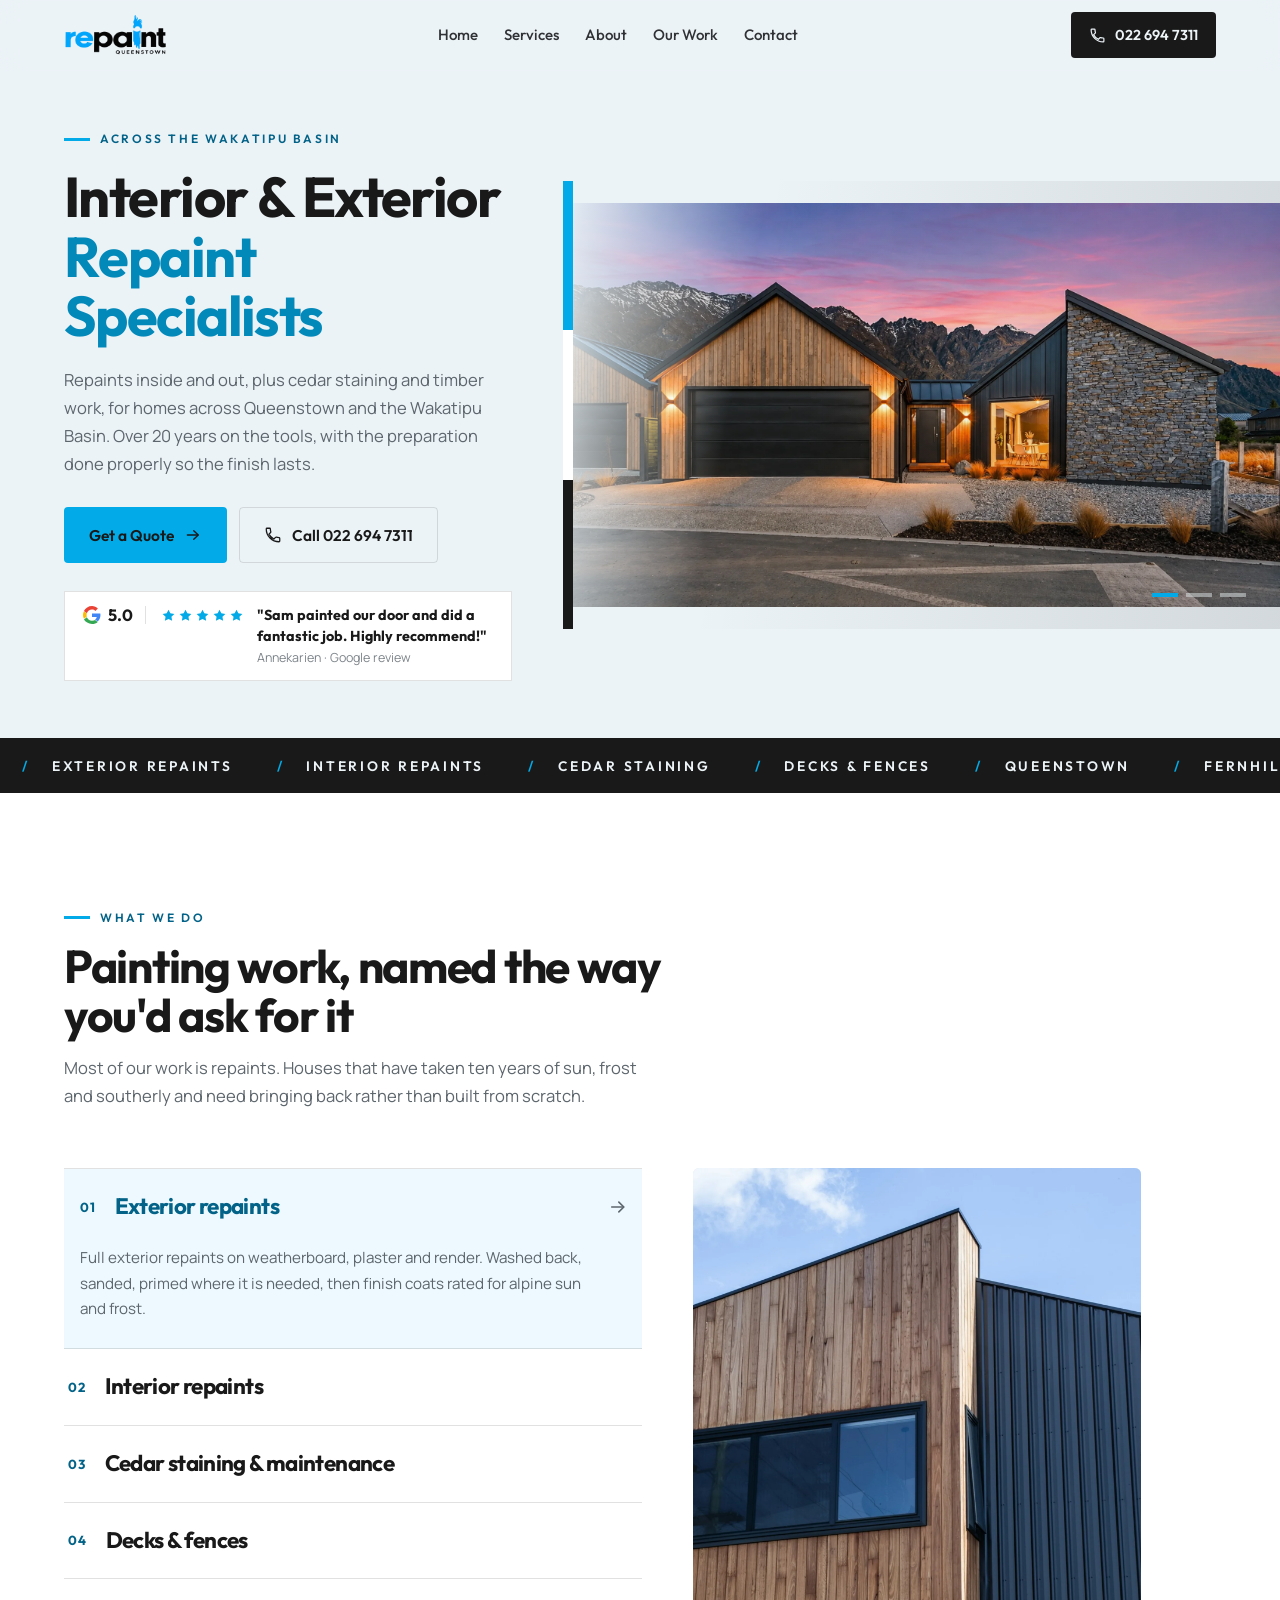
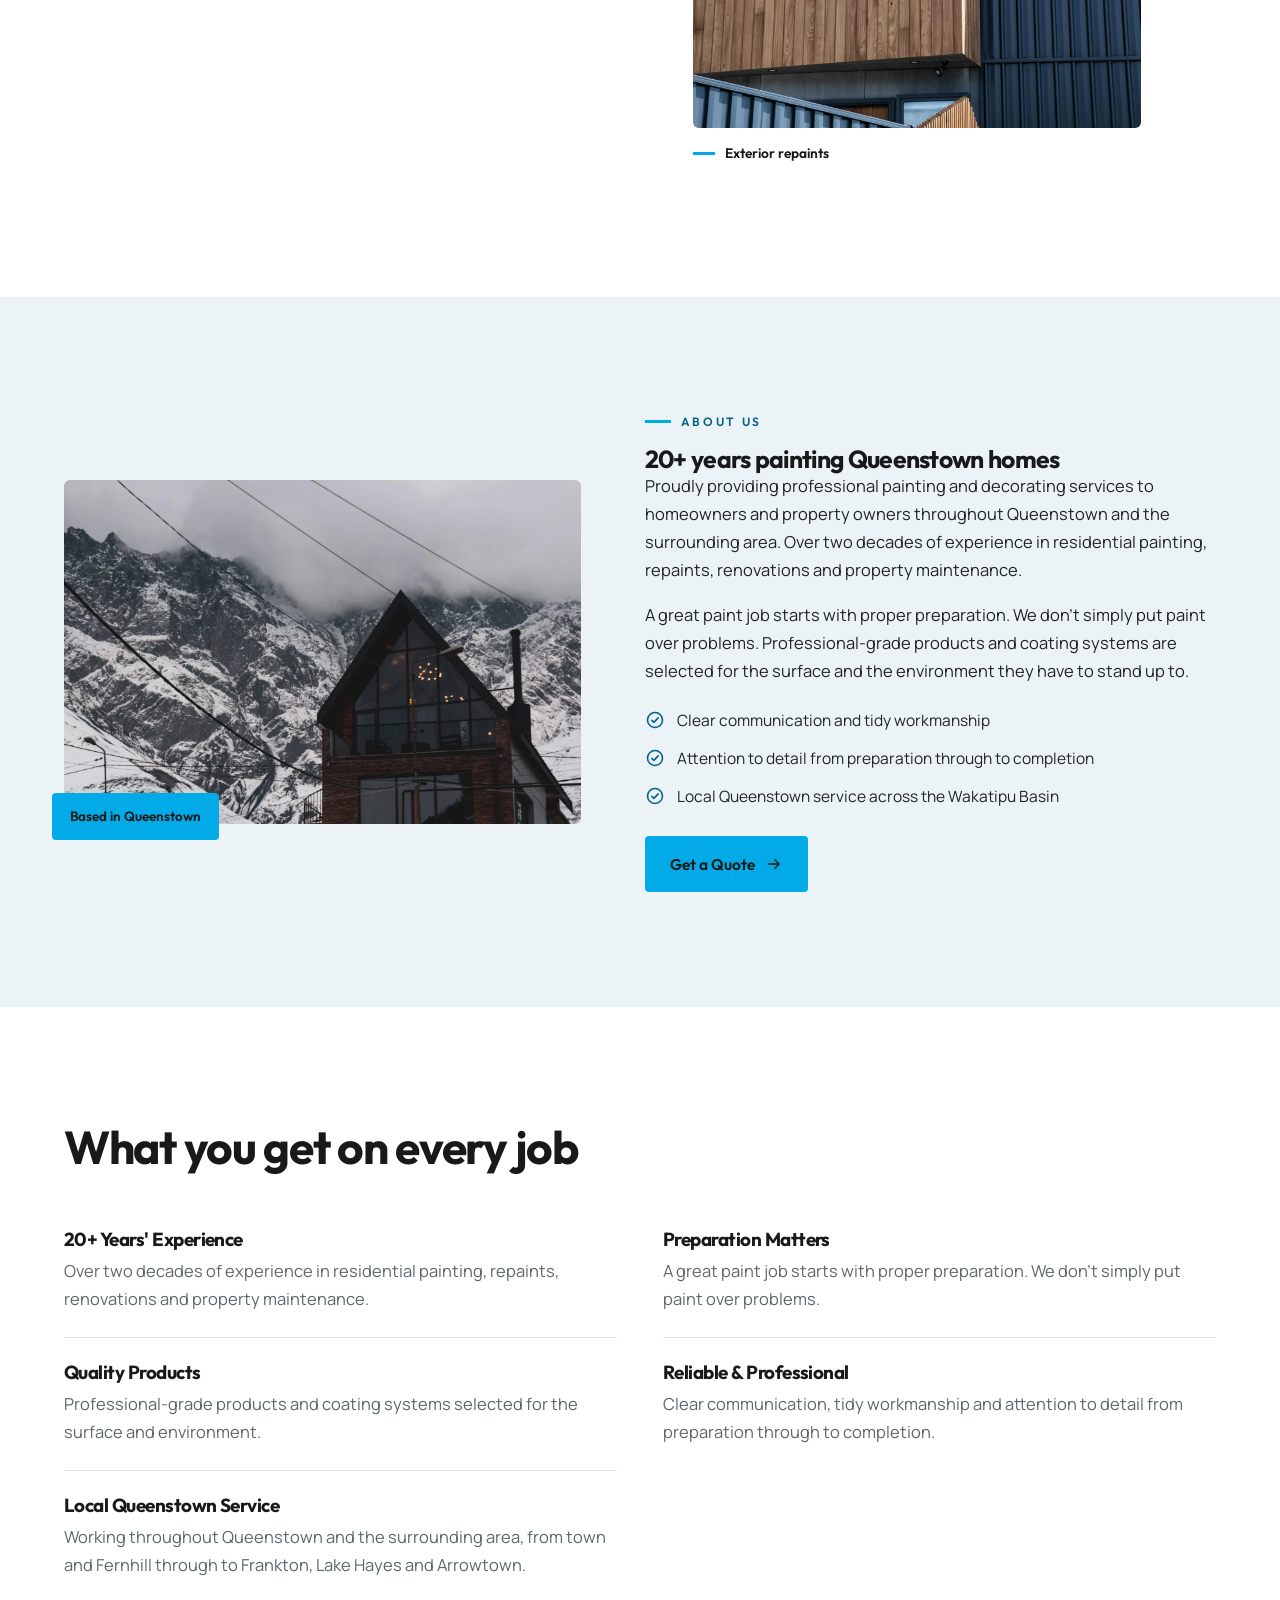
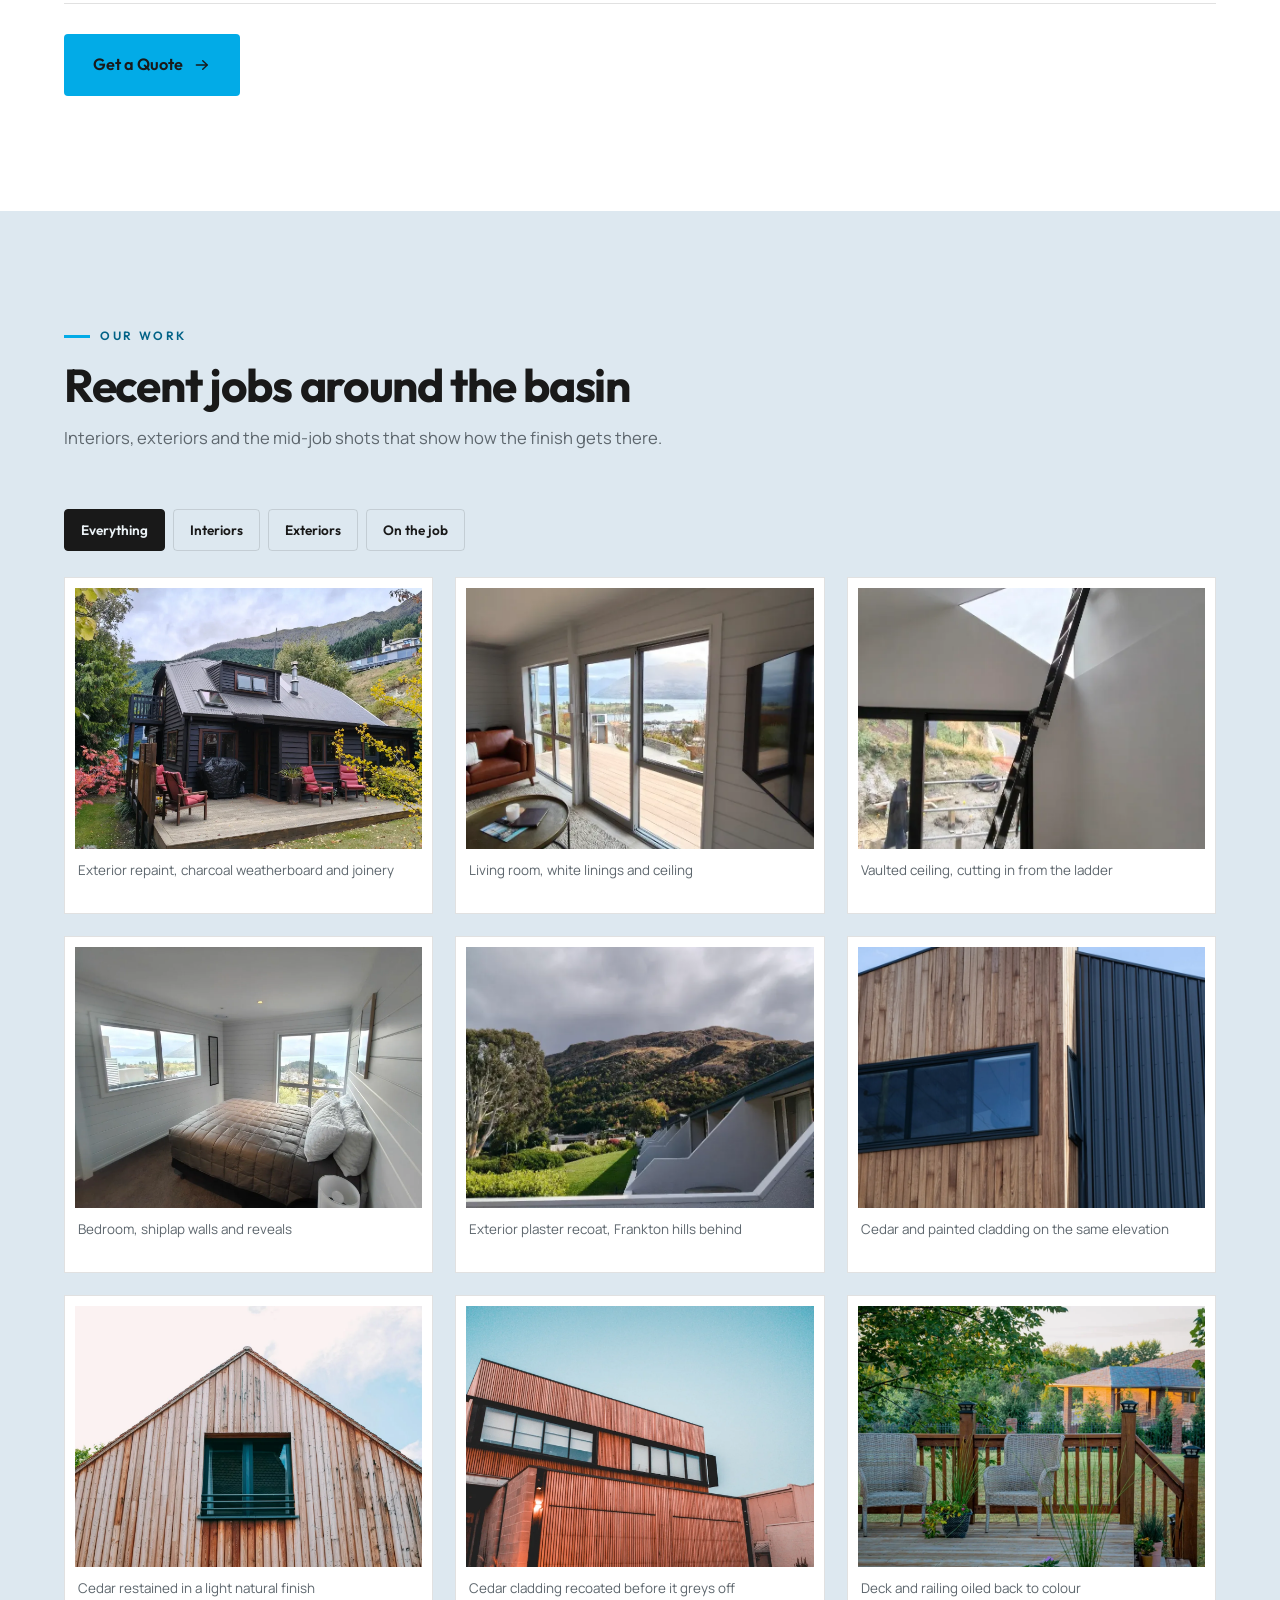
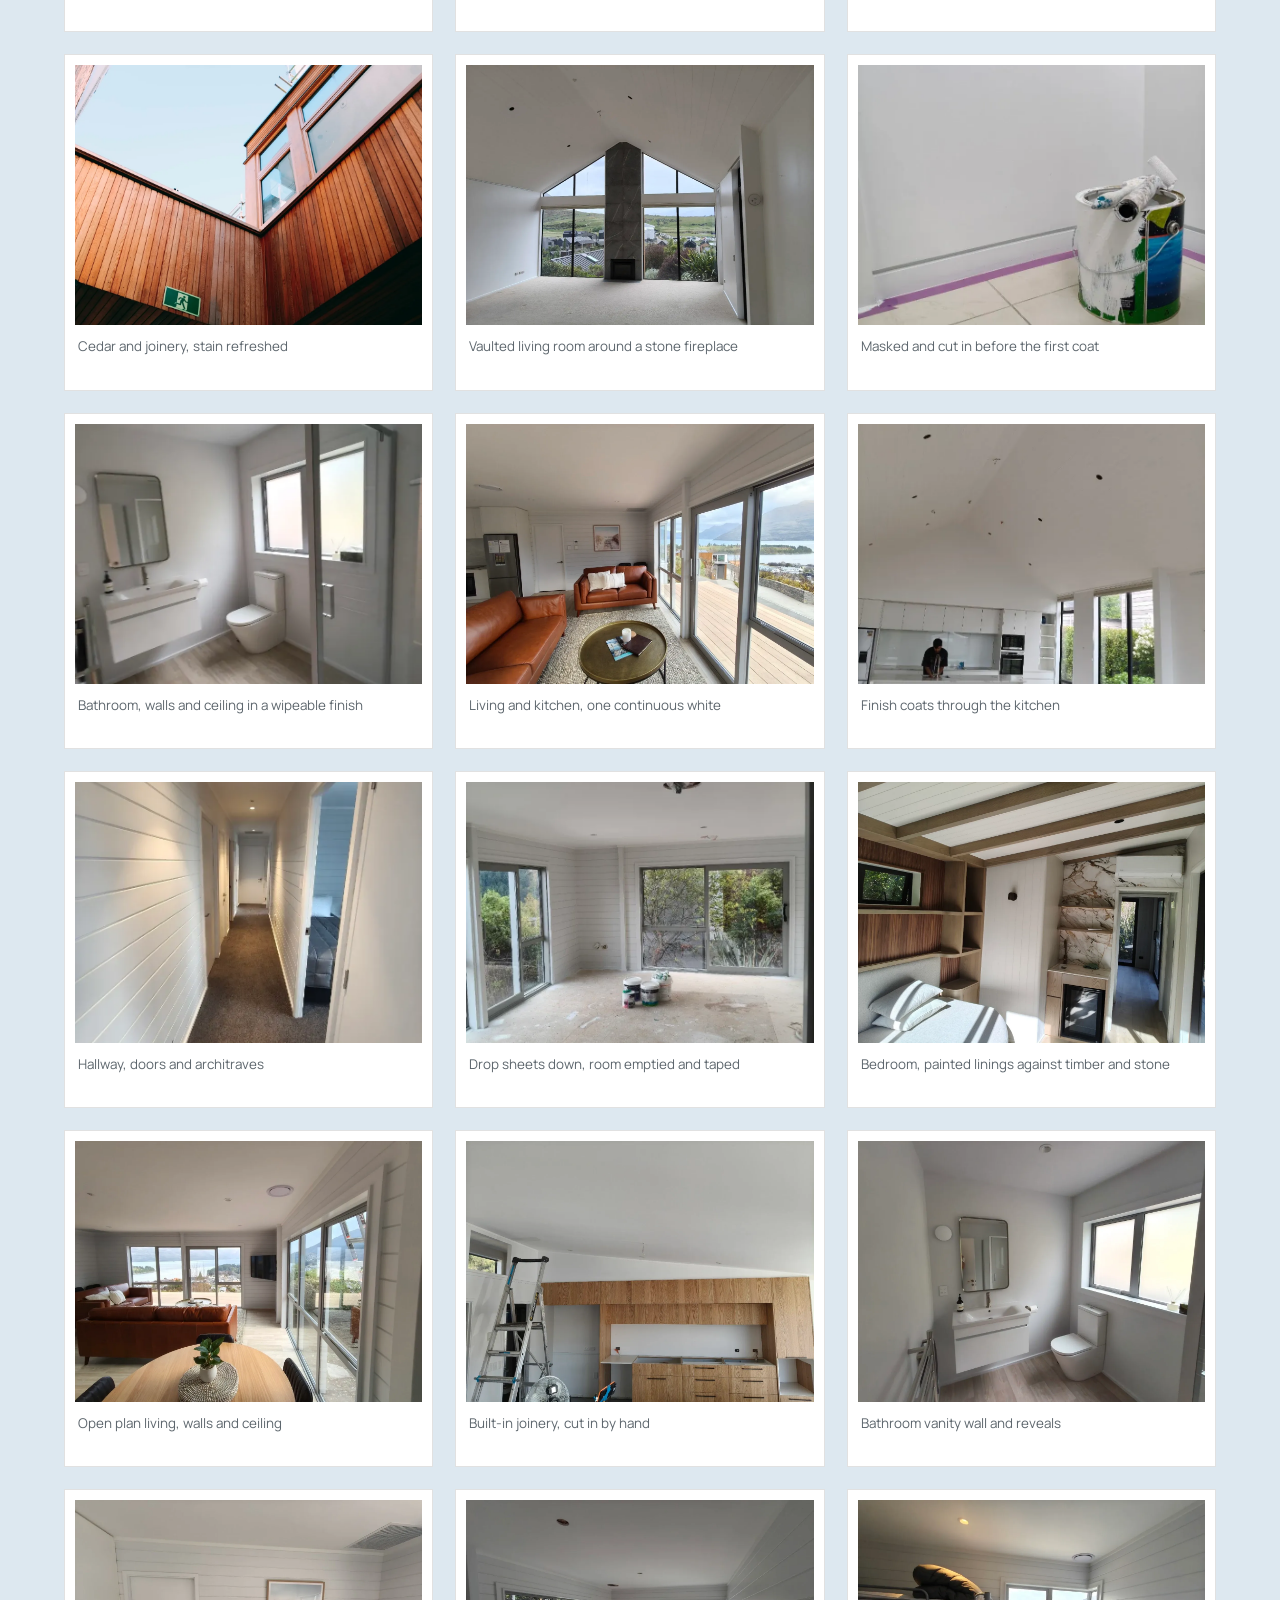
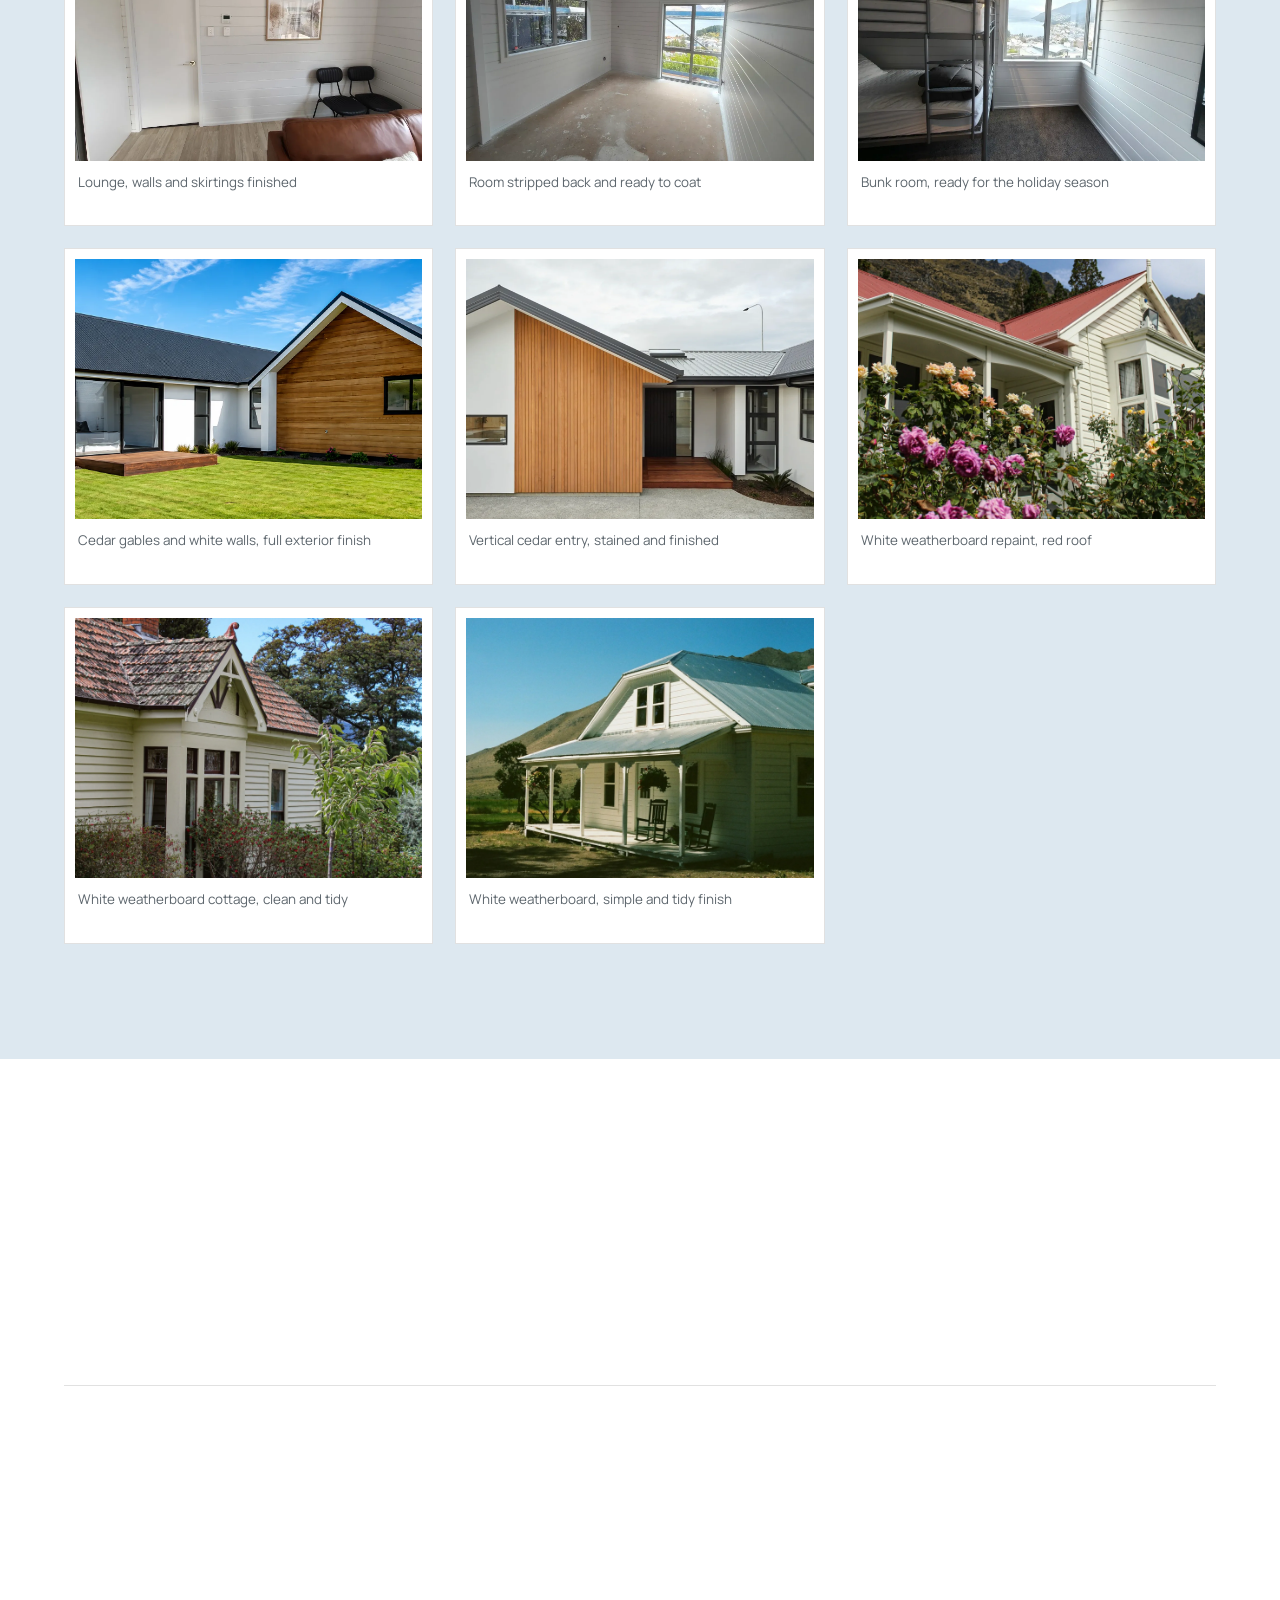
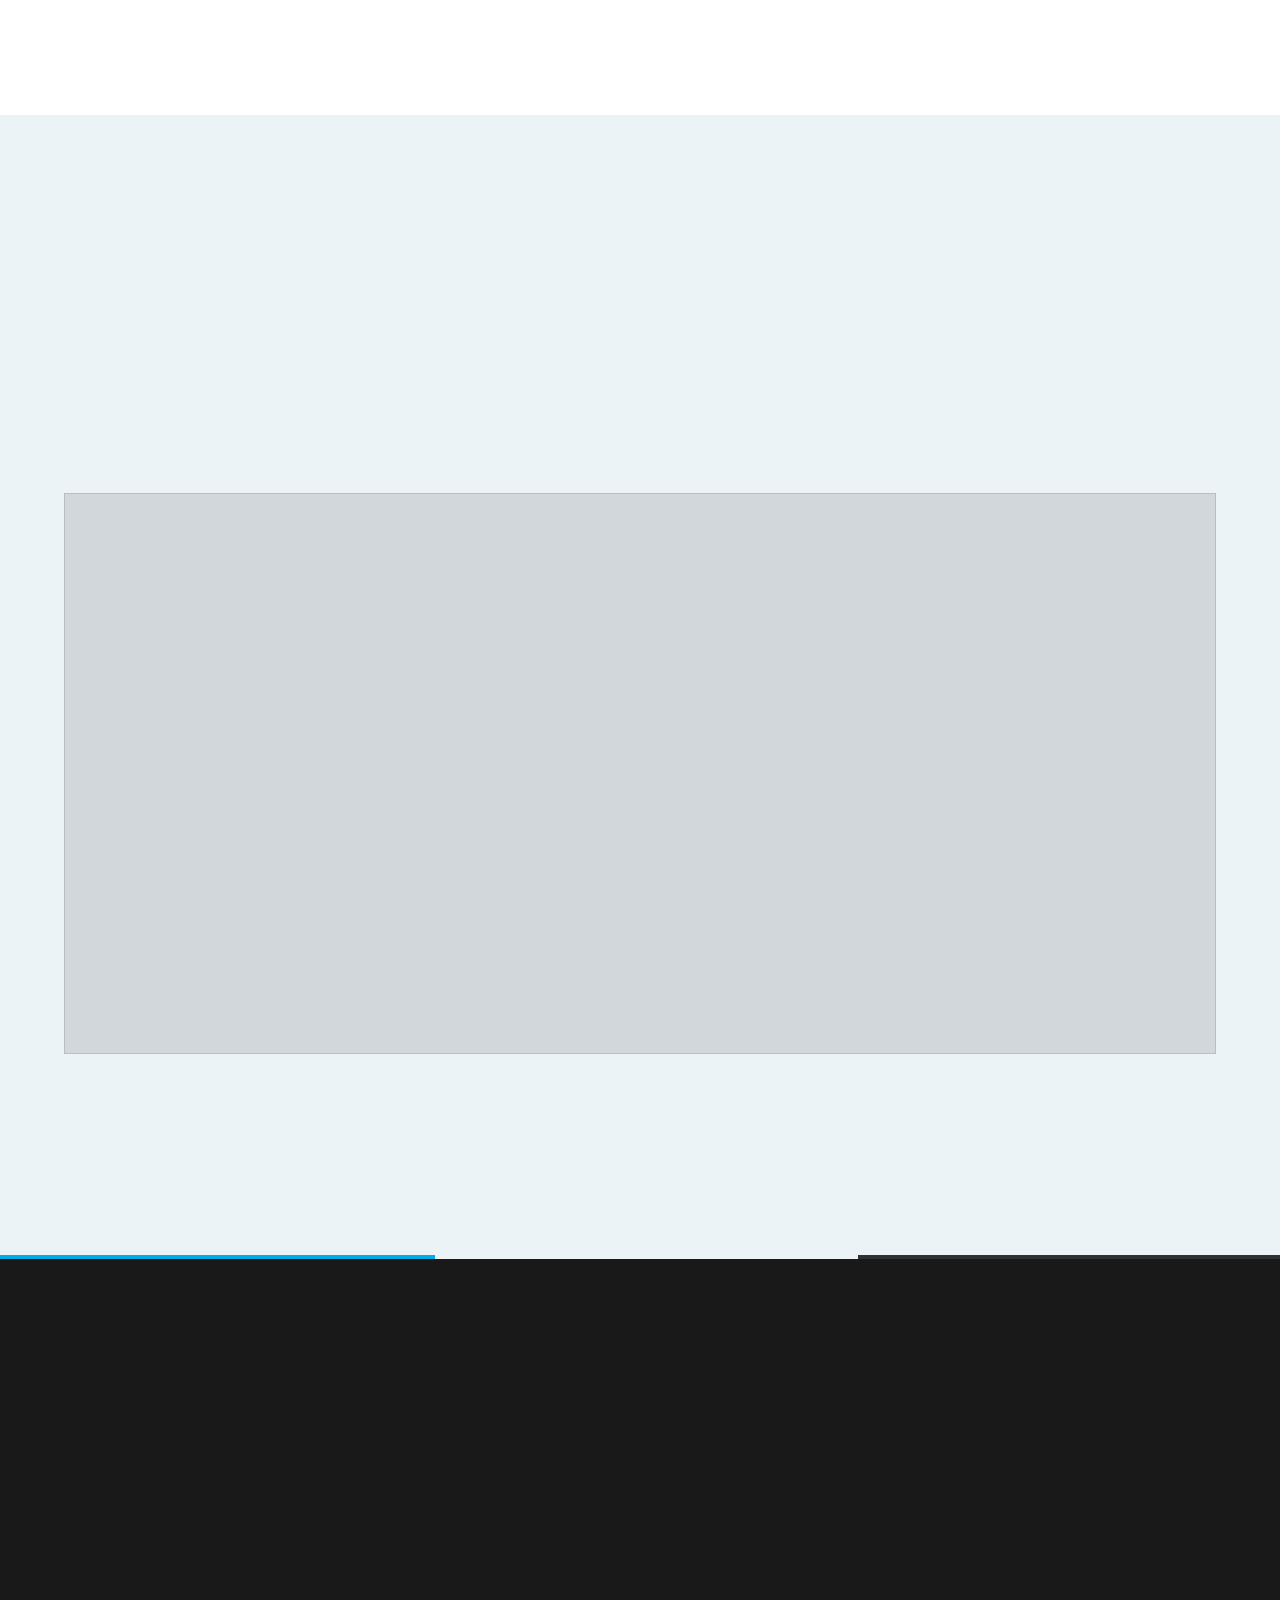
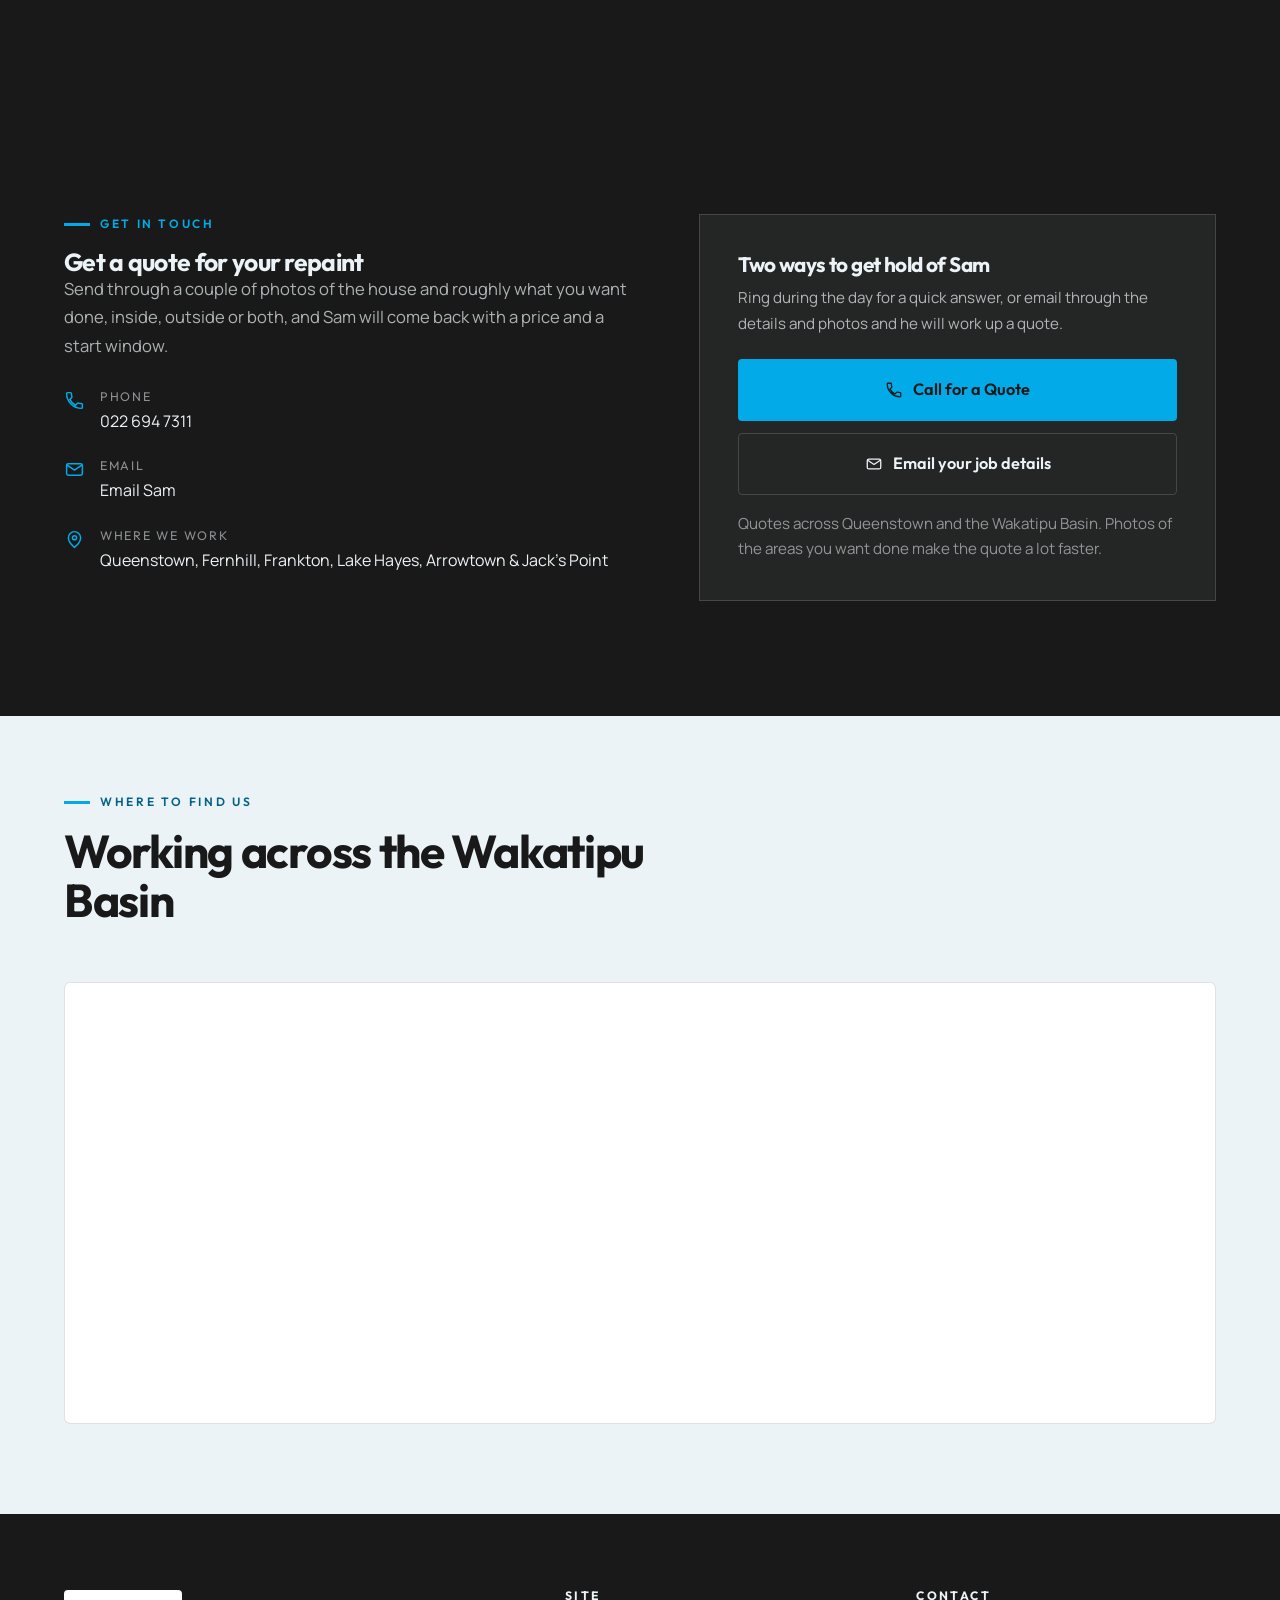
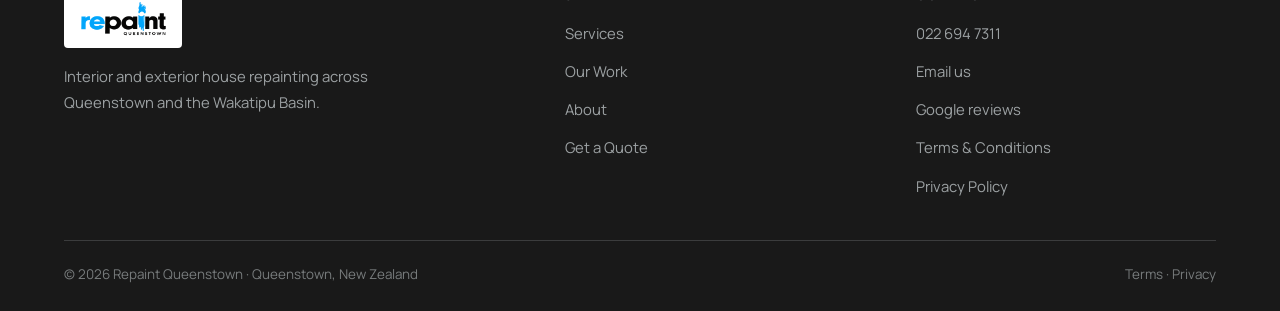
<file: index.html>
<!DOCTYPE html>
<html lang="en-NZ">
<head>
<meta charset="utf-8">
<meta name="viewport" content="width=device-width, initial-scale=1">
<title data-cms="index.meta.title" data-cms-type="text">Repaint Queenstown | House Painters, Queenstown</title>
<meta data-cms="index.meta.description" data-cms-type="attr:content" name="description" content="Interior and exterior house repaints across Queenstown and the Wakatipu. Proper prep, tidy sites and a written quote before anything starts. Call Sam on 022 694 7311.">
<meta name="theme-color" content="#02abe7">
<link rel="icon" href="img/favicon.png">
<link rel="apple-touch-icon" href="img/favicon.png">
<meta property="og:title" content="Repaint Queenstown | House Painters, Queenstown">
<meta property="og:description" content="Interior and exterior house repaints across Queenstown and the Wakatipu. Proper prep, tidy sites, written quotes.">
<meta property="og:type" content="website">
<meta property="og:image" content="https://repaint-queenstown-demo.vercel.app/img/og.jpg">
<link rel="preconnect" href="https://fonts.googleapis.com">
<link rel="preconnect" href="https://fonts.gstatic.com" crossorigin>
<link href="https://fonts.googleapis.com/css2?family=Manrope:wght@400;500;600;700&family=Outfit:wght@400;500;600;700;800&display=swap" rel="stylesheet">
<link rel="stylesheet" href="styles.css">
</head>
<body>

<!-- Opening animation -->
<div id="intro" aria-hidden="true">
  <div class="intro-mark">
    <img data-cms="index.intro.img_1" data-cms-type="image" src="img/logo-dark.png" alt="" width="1200" height="472" style="height:clamp(46px,7vw,72px);width:auto;margin:0 auto">
    <div class="intro-rule"></div>
  </div>
</div>

<!-- Icon sprite -->
<svg width="0" height="0" style="position:absolute" aria-hidden="true" focusable="false">
  <symbol id="i-phone" viewBox="0 0 24 24" fill="none" stroke="currentColor" stroke-width="1.7" stroke-linecap="round" stroke-linejoin="round">
    <path d="M6.6 10.8a15.1 15.1 0 0 0 6.6 6.6l2.2-2.2a1 1 0 0 1 1-.25c1.1.37 2.3.57 3.6.57a1 1 0 0 1 1 1V20a1 1 0 0 1-1 1A17 17 0 0 1 3 4a1 1 0 0 1 1-1h3.5a1 1 0 0 1 1 1c0 1.3.2 2.5.57 3.6a1 1 0 0 1-.25 1L6.6 10.8z"/>
  </symbol>
  <symbol id="i-mail" viewBox="0 0 24 24" fill="none" stroke="currentColor" stroke-width="1.7" stroke-linecap="round" stroke-linejoin="round">
    <rect x="3" y="5.5" width="18" height="13" rx="2"/><path d="M3.6 7l8.4 5.6L20.4 7"/>
  </symbol>
  <symbol id="i-pin" viewBox="0 0 24 24" fill="none" stroke="currentColor" stroke-width="1.7" stroke-linecap="round" stroke-linejoin="round">
    <path d="M12 21s7-5.6 7-11a7 7 0 1 0-14 0c0 5.4 7 11 7 11z"/><circle cx="12" cy="10" r="2.4"/>
  </symbol>
  <symbol id="i-mountain" viewBox="0 0 24 24" fill="none" stroke="currentColor" stroke-width="1.7" stroke-linecap="round" stroke-linejoin="round">
    <path d="M2.5 19.5h19L14 6.5l-3.3 5.4-2.2-3.1-6 10.7z"/><path d="M11.4 10.6l2.6-1.2"/>
  </symbol>
  <symbol id="i-doc" viewBox="0 0 24 24" fill="none" stroke="currentColor" stroke-width="1.7" stroke-linecap="round" stroke-linejoin="round">
    <path d="M14 3H7a1.5 1.5 0 0 0-1.5 1.5v15A1.5 1.5 0 0 0 7 21h10a1.5 1.5 0 0 0 1.5-1.5V7.5L14 3z"/><path d="M13.8 3.2V7.5h4.4"/><path d="M9 12.5h6M9 16h4"/>
  </symbol>
  <symbol id="i-sparkle" viewBox="0 0 24 24" fill="none" stroke="currentColor" stroke-width="1.7" stroke-linecap="round" stroke-linejoin="round">
    <path d="M10 3l1.6 4.4L16 9l-4.4 1.6L10 15l-1.6-4.4L4 9l4.4-1.6L10 3z"/><path d="M18 14l.8 2.2 2.2.8-2.2.8L18 20l-.8-2.2-2.2-.8 2.2-.8L18 14z"/>
  </symbol>
  <symbol id="i-check" viewBox="0 0 24 24" fill="none" stroke="currentColor" stroke-width="1.9" stroke-linecap="round" stroke-linejoin="round">
    <circle cx="12" cy="12" r="9"/><path d="M8.2 12.4l2.5 2.5 5.1-5.4"/>
  </symbol>
  <symbol id="i-google" viewBox="0 0 48 48">
    <path fill="#4285F4" d="M46.5 24.5c0-1.6-.1-3.1-.4-4.5H24v9h12.7c-.5 2.9-2.1 5.3-4.5 7l7 5.4C43.6 37 46.5 31.3 46.5 24.5z"/>
    <path fill="#34A853" d="M24 48c6.2 0 11.4-2 15.2-5.5l-7-5.4c-2 1.3-4.6 2.1-8.2 2.1-6.4 0-11.8-3.7-13.7-9l-7.8 6C6.4 42.6 14.6 48 24 48z"/>
    <path fill="#FBBC05" d="M10.3 28.3c-.5-1.4-.8-2.9-.8-4.3s.3-3 .8-4.3l-7.8-6C.9 16.9 0 20.3 0 24s.9 7.1 2.5 10.3l7.8-6z"/>
    <path fill="#EA4335" d="M24 9.5c3.5 0 6.6 1.2 9 3.6l6.7-6.7C35.6 2.4 30.2 0 24 0 14.6 0 6.4 5.4 2.5 13.3l7.8 6C12.2 13.2 17.6 9.5 24 9.5z"/>
  </symbol>
  <symbol id="i-star" viewBox="0 0 24 24" fill="currentColor">
    <path d="M12 2.6l2.9 5.9 6.5.95-4.7 4.6 1.1 6.5-5.8-3-5.8 3 1.1-6.5-4.7-4.6 6.5-.95L12 2.6z"/>
  </symbol>
  <symbol id="i-roller" viewBox="0 0 24 24" fill="none" stroke="currentColor" stroke-width="1.8" stroke-linecap="round" stroke-linejoin="round">
    <rect x="3" y="4.5" width="11" height="5.5" rx="1.6"/><path d="M14 7.2h4.2a2 2 0 0 1 2 2v1.6a2 2 0 0 1-2 2h-4.6a1.6 1.6 0 0 0-1.6 1.6v1.1"/><rect x="10.2" y="15.5" width="4" height="5" rx="1.4"/>
  </symbol>
  <symbol id="i-arrow" viewBox="0 0 24 24" fill="none" stroke="currentColor" stroke-width="1.9" stroke-linecap="round" stroke-linejoin="round">
    <path d="M4.5 12h14"/><path d="M13 6.2l6 5.8-6 5.8"/>
  </symbol>
  <symbol id="i-external" viewBox="0 0 24 24" fill="none" stroke="currentColor" stroke-width="1.8" stroke-linecap="round" stroke-linejoin="round">
    <path d="M14 4h6v6"/><path d="M20 4l-8.6 8.6"/><path d="M18.5 14.5V19a1.5 1.5 0 0 1-1.5 1.5H5.5A1.5 1.5 0 0 1 4 19V7.5A1.5 1.5 0 0 1 5.5 6H10"/>
  </symbol>
  <symbol id="i-close" viewBox="0 0 24 24" fill="none" stroke="currentColor" stroke-width="1.8" stroke-linecap="round">
    <path d="M6 6l12 12M18 6L6 18"/>
  </symbol>
  <symbol id="i-fb" viewBox="0 0 24 24" fill="currentColor">
    <path d="M13.6 22v-8.1h2.7l.41-3.16H13.6V8.72c0-.92.25-1.54 1.57-1.54h1.68V4.35A22.4 22.4 0 0 0 14.4 4.2c-2.42 0-4.08 1.48-4.08 4.19v2.35H7.6v3.16h2.72V22h3.28z"/>
  </symbol>
  <symbol id="i-ig" viewBox="0 0 24 24" fill="none" stroke="currentColor" stroke-width="1.8">
    <rect x="3.2" y="3.2" width="17.6" height="17.6" rx="5"/><circle cx="12" cy="12" r="3.9"/><circle cx="17.1" cy="6.9" r="1.1" fill="currentColor" stroke="none"/>
  </symbol>
  <symbol id="i-tiktok" viewBox="0 0 24 24" fill="currentColor">
    <path d="M16.4 3h-2.9v12.3a2.35 2.35 0 1 1-1.9-2.3V9.9a5.55 5.55 0 1 0 4.8 5.5V9.4a6.6 6.6 0 0 0 3.8 1.22V7.7a3.83 3.83 0 0 1-3.8-3.8V3z"/>
  </symbol>
</svg>

<!-- Nav -->
<header class="nav">
  <div class="nav-inner">
    <a class="brand" href="index.html" aria-label="Repaint Queenstown home">
      <img data-cms="index.header.img_1" data-cms-type="image" class="brand-logo" src="img/logo.png" alt="Repaint Queenstown" width="1200" height="472">
    </a>
    <nav class="nav-links" aria-label="Primary">
      <a data-cms="index.header.a_1" data-cms-type="text" href="#top">Home</a>
      <a data-cms="index.header.a_2" data-cms-type="text" href="#services">Services</a>
      <a data-cms="index.header.a_3" data-cms-type="text" href="#about">About</a>
      <a data-cms="index.header.a_4" data-cms-type="text" href="#work">Our Work</a>
      <a data-cms="index.header.a_5" data-cms-type="text" href="#contact">Contact</a>
    </nav>
    <div class="nav-actions">
      <a class="nav-call" href="tel:+64226947311">
        <svg><use href="#i-phone"></use></svg><span data-cms="index.header.span_1" data-cms-type="text" data-cms-href="1">022 694 7311</span>
      </a>
      <button class="nav-toggle" type="button" aria-label="Open menu" aria-expanded="false" aria-controls="mobile-menu"><span></span></button>
    </div>
  </div>
</header>
<div class="mobile-menu" id="mobile-menu">
  <a data-cms="index.mobile-menu.a_1" data-cms-type="text" href="#top">Home</a>
  <a data-cms="index.mobile-menu.a_2" data-cms-type="text" href="#services">Services</a>
  <a data-cms="index.mobile-menu.a_3" data-cms-type="text" href="#about">About</a>
  <a data-cms="index.mobile-menu.a_4" data-cms-type="text" href="#work">Our Work</a>
  <a data-cms="index.mobile-menu.a_5" data-cms-type="text" href="#contact">Get a Quote</a>
</div>

<!-- Hero -->
<section class="hero" id="top">
  <div class="hero-inner">
    <p data-cms="index.hero.p_1" data-cms-type="text" class="eyebrow hero-eyebrow">Across the Wakatipu Basin</p>
    <h1 data-cms="index.hero.h1_1" data-cms-type="text">Interior &amp; Exterior <em>Repaint Specialists</em></h1>
    <p data-cms="index.hero.p_2" data-cms-type="text" class="hero-sub">Repaints inside and out, plus cedar staining and timber work, for homes across Queenstown and the Wakatipu Basin. Over 20 years on the tools, with the preparation done properly so the finish lasts.</p>
    <div class="hero-cta">
      <a data-cms="index.hero.a_1" data-cms-type="textnodes" class="btn btn--primary" href="#contact">Get a Quote <svg><use href="#i-arrow"></use></svg></a>
      <a data-cms="index.hero.a_2" data-cms-type="textnodes" data-cms-href="1" class="btn btn--outline" href="tel:+64226947311"><svg><use href="#i-phone"></use></svg> Call 022 694 7311</a>
    </div>
    <div class="rating-badge">
      <a class="rb-g" href="https://www.google.com/maps/search/?api=1&amp;query=Repaint+Queenstown+Queenstown+New+Zealand" target="_blank" rel="noopener" aria-label="Rated 5.0 from 4 Google reviews. Opens the Google listing.">
        <svg class="gmark" aria-hidden="true"><use href="#i-google"></use></svg>
        <b data-cms="index.hero.b_1" data-cms-type="text">5.0</b>
      </a>
      <span class="stars" aria-hidden="true">
        <svg><use href="#i-star"></use></svg><svg><use href="#i-star"></use></svg><svg><use href="#i-star"></use></svg><svg><use href="#i-star"></use></svg><svg><use href="#i-star"></use></svg>
      </span>
      <span class="rating-text" data-review-rotator data-cms="index.hero.reviews" data-cms-type="attr:data-reviews" data-cms-label="Rotating reviews, one per line: quote | name" data-reviews="&quot;Sam painted our door and did a fantastic job. Highly recommend!&quot; | Annekarien · Google review
&quot;He never fails to deliver, and is great to communicate with.&quot; | Liz Lane · Google review
&quot;Beautifully and neatly painted. Turned up on time.&quot; | Chris Bishop · Google review
&quot;We needed someone we could trust as we were living overseas.&quot; | Catherine Barrette · Google review"><b class="rb-quote">"Sam painted our door and did a fantastic job. Highly recommend!"</b>
        <small class="rb-who">Annekarien · Google review</small>
      </span>
    </div>
  </div>
  <div class="hero-media">
    <div class="hero-slides" aria-hidden="true">
      <div class="hero-slide is-active">
        <img data-cms="index.hero.img_1" data-cms-type="image" src="img/hero-main.webp" alt="Repainted home in Queenstown at dusk" fetchpriority="high" width="1900" height="1069">
      </div>
      <div class="hero-slide">
        <img data-cms="index.hero.img_2" data-cms-type="image" src="img/feature-1.webp" alt="Repainted exterior with dark cladding and timber entry" loading="lazy" width="1600" height="1067">
      </div>
      <div class="hero-slide">
        <img data-cms="index.hero.img_3" data-cms-type="image" src="img/feature-2.webp" alt="Freshly painted home exterior in Queenstown" loading="lazy" width="1600" height="1067">
      </div>
    </div>
    <span class="hero-rail" aria-hidden="true"><i></i><i></i><i></i></span>
    <span class="hero-scrim" aria-hidden="true"></span>
    <div class="hero-dots" role="tablist" aria-label="Hero images">
      <button type="button" class="is-active" aria-label="Show image 1"></button>
      <button type="button" aria-label="Show image 2"></button>
      <button type="button" aria-label="Show image 3"></button>
    </div>
  </div>
</section>

<!-- Marquee -->
<div class="marquee" aria-hidden="true">
  <div class="marquee-track" id="marquee-track" data-cms="index.marquee.words" data-cms-type="attr:data-words" data-cms-label="Scrolling words, one per line" data-words="Exterior repaints
Interior repaints
Cedar staining
Decks &amp; fences
Queenstown
Fernhill
Frankton
Lake Hayes
Arrowtown
Jack's Point"></div>
</div>

<!-- Services -->
<section class="section section--bone" id="services">
  <div class="container">
    <div class="section-head reveal">
      <p data-cms="index.services.p_1" data-cms-type="text" class="eyebrow">What we do</p>
      <h2 data-cms="index.services.h2_1" data-cms-type="text">Painting work, named the way you'd ask for it</h2>
      <p data-cms="index.services.p_2" data-cms-type="text" class="lede">Most of our work is repaints. Houses that have taken ten years of sun, frost and southerly and need bringing back rather than built from scratch.</p>
    </div>
    <div class="services-grid">
      <div class="service-list reveal" id="service-list">
        <button class="service-row is-active" type="button" data-img="0" aria-expanded="true">
          <span data-cms="index.services.span_1" data-cms-type="text" class="service-num">01</span>
          <h3 data-cms="index.services.h3_1" data-cms-type="text">Exterior repaints</h3>
          <svg class="service-go"><use href="#i-arrow"></use></svg>
          <p data-cms="index.services.p_3" data-cms-type="text" class="service-copy">Full exterior repaints on weatherboard, plaster and render. Washed back, sanded, primed where it is needed, then finish coats rated for alpine sun and frost.</p>
        </button>
        <button class="service-row" type="button" data-img="1" aria-expanded="false">
          <span data-cms="index.services.span_2" data-cms-type="text" class="service-num">02</span>
          <h3 data-cms="index.services.h3_2" data-cms-type="text">Interior repaints</h3>
          <svg class="service-go"><use href="#i-arrow"></use></svg>
          <p data-cms="index.services.p_4" data-cms-type="text" class="service-copy">Walls, ceilings, doors and skirtings repainted room by room. Furniture covered and shifted back, and rooms handed over clean rather than left for you to sort.</p>
        </button>
        <button class="service-row" type="button" data-img="2" aria-expanded="false">
          <span data-cms="index.services.span_3" data-cms-type="text" class="service-num">03</span>
          <h3 data-cms="index.services.h3_3" data-cms-type="text">Cedar staining &amp; maintenance</h3>
          <svg class="service-go"><use href="#i-arrow"></use></svg>
          <p data-cms="index.services.p_5" data-cms-type="text" class="service-copy">Restaining cedar cladding, soffits and joinery. There is a lot of cedar in the basin and it needs recoating on its own cycle, so we wash it back and put fresh stain on before it goes grey.</p>
        </button>
        <button class="service-row" type="button" data-img="3" aria-expanded="false">
          <span data-cms="index.services.span_4" data-cms-type="text" class="service-num">04</span>
          <h3 data-cms="index.services.h3_4" data-cms-type="text">Decks &amp; fences</h3>
          <svg class="service-go"><use href="#i-arrow"></use></svg>
          <p data-cms="index.services.p_6" data-cms-type="text" class="service-copy">Decks, railings and fences cleaned back and recoated in oil or stain, so the timber stops drying out and the whole place lifts with it.</p>
        </button>
      </div>
      <div class="service-media reveal">
        <div class="service-media-frame" id="service-media">
          <img data-cms="index.services.img_1" data-cms-type="image" class="is-active" src="img/stock-hero-cedar-render.webp" alt="Exterior with painted dark cladding and stained cedar on the same house" loading="lazy" width="1600" height="1067">
          <img data-cms="index.services.img_2" data-cms-type="image" src="img/int-living-lake.webp" alt="Interior repaint in a living room looking over the lake" loading="lazy" width="1360" height="1020">
          <img data-cms="index.services.img_3" data-cms-type="image" src="img/stock-cedar-vertical.webp" alt="Vertical cedar boards in a light natural stain" loading="lazy" width="1200" height="800">
          <img data-cms="index.services.img_4" data-cms-type="image" src="img/stock-deck.webp" alt="Timber deck and railing recoated in a natural finish" loading="lazy" width="1200" height="800">
        </div>
        <p class="service-media-caption"><b id="service-caption">Exterior repaints</b></p>
      </div>
    </div>
  </div>
</section>

<!-- Work -->
<section class="section" id="about">
  <div class="container">
    <div class="about-grid">
      <div class="about-media reveal">
        <img data-cms="index.about.img_1" data-cms-type="image" src="img/stock-hero-alpine.webp" alt="Repainted home with the mountains behind it" loading="lazy" width="1600" height="1067">
        <span data-cms="index.about.span_1" data-cms-type="text" class="about-tag">Based in Queenstown</span>
      </div>
      <div class="reveal">
        <p data-cms="index.about.p_1" data-cms-type="text" class="eyebrow">About us</p>
        <h2 data-cms="index.about.h2_1" data-cms-type="text">20+ years painting Queenstown homes</h2>
        <p data-cms="index.about.p_2" data-cms-type="text">Proudly providing professional painting and decorating services to homeowners and property owners throughout Queenstown and the surrounding area. Over two decades of experience in residential painting, repaints, renovations and property maintenance.</p>
        <p data-cms="index.about.p_3" data-cms-type="text">A great paint job starts with proper preparation. We don't simply put paint over problems. Professional-grade products and coating systems are selected for the surface and the environment they have to stand up to.</p>
        <ul class="checklist">
          <li><svg><use href="#i-check"></use></svg><span data-cms="index.about.span_2" data-cms-type="text">Clear communication and tidy workmanship</span></li>
          <li><svg><use href="#i-check"></use></svg><span data-cms="index.about.span_3" data-cms-type="text">Attention to detail from preparation through to completion</span></li>
          <li><svg><use href="#i-check"></use></svg><span data-cms="index.about.span_4" data-cms-type="text">Local Queenstown service across the Wakatipu Basin</span></li>
        </ul>
        <a data-cms="index.about.a_1" data-cms-type="textnodes" class="btn btn--primary" href="#contact">Get a Quote <svg><use href="#i-arrow"></use></svg></a>
      </div>
    </div>
  </div>
</section>

<!-- About -->
<section class="section section--bone" id="why">
  <div class="container">
    <div class="section-head reveal">
      <h2 data-cms="index.why.h2_1" data-cms-type="text">What you get on every job</h2>
    </div>
    <div class="why-grid">
      <div class="why-item reveal">
        <h3 data-cms="index.why.h3_1" data-cms-type="text">20+ Years' Experience</h3>
        <p data-cms="index.why.p_1" data-cms-type="text">Over two decades of experience in residential painting, repaints, renovations and property maintenance.</p>
      </div>
      <div class="why-item reveal">
        <h3 data-cms="index.why.h3_2" data-cms-type="text">Preparation Matters</h3>
        <p data-cms="index.why.p_2" data-cms-type="text">A great paint job starts with proper preparation. We don't simply put paint over problems.</p>
      </div>
      <div class="why-item reveal">
        <h3 data-cms="index.why.h3_3" data-cms-type="text">Quality Products</h3>
        <p data-cms="index.why.p_3" data-cms-type="text">Professional-grade products and coating systems selected for the surface and environment.</p>
      </div>
      <div class="why-item reveal">
        <h3 data-cms="index.why.h3_4" data-cms-type="text">Reliable &amp; Professional</h3>
        <p data-cms="index.why.p_4" data-cms-type="text">Clear communication, tidy workmanship and attention to detail from preparation through to completion.</p>
      </div>
      <div class="why-item reveal">
        <h3 data-cms="index.why.h3_5" data-cms-type="text">Local Queenstown Service</h3>
        <p data-cms="index.why.p_5" data-cms-type="text">Working throughout Queenstown and the surrounding area, from town and Fernhill through to Frankton, Lake Hayes and Arrowtown.</p>
      </div>
      <div class="why-cta reveal">
        <a data-cms="index.why.a_1" data-cms-type="textnodes" class="btn btn--primary btn--lg" href="#contact">Get a Quote <svg><use href="#i-arrow"></use></svg></a>
      </div>
    </div>
  </div>
</section>

<!-- About -->
<section class="section section--bone2" id="work">
  <div class="container">
    <div class="section-head reveal">
      <p data-cms="index.work.p_1" data-cms-type="text" class="eyebrow">Our work</p>
      <h2 data-cms="index.work.h2_1" data-cms-type="text">Recent jobs around the basin</h2>
      <p data-cms="index.work.p_2" data-cms-type="text" class="lede">Interiors, exteriors and the mid-job shots that show how the finish gets there.</p>
    </div>
    <div class="gallery-filters reveal" role="group" aria-label="Filter our work">
      <button data-cms="index.work.button_1" data-cms-type="text" class="filter-btn is-active" type="button" data-filter="all">Everything</button>
      <button data-cms="index.work.button_2" data-cms-type="text" class="filter-btn" type="button" data-filter="interior">Interiors</button>
      <button data-cms="index.work.button_3" data-cms-type="text" class="filter-btn" type="button" data-filter="exterior">Exteriors</button>
      <button data-cms="index.work.button_4" data-cms-type="text" class="filter-btn" type="button" data-filter="job">On the job</button>
    </div>
    <div class="gallery reveal" id="gallery">
      <figure data-cat="exterior"><img data-cms="index.work.img_1" data-cms-type="image" src="img/ext-black-house.webp" alt="Charcoal weatherboard home with deck after an exterior repaint" loading="lazy"><figcaption data-cms="index.work.figcaption_1" data-cms-type="text">Exterior repaint, charcoal weatherboard and joinery</figcaption></figure>
      <figure data-cat="interior"><img data-cms="index.work.img_2" data-cms-type="image" src="img/int-living-lake.webp" alt="Living room with tan leather sofa and lake view" loading="lazy"><figcaption data-cms="index.work.figcaption_2" data-cms-type="text">Living room, white linings and ceiling</figcaption></figure>
      <figure data-cat="job"><img data-cms="index.work.img_3" data-cms-type="image" src="img/job-vault-ladder.webp" alt="Ladder set against a vaulted ceiling mid-paint" loading="lazy"><figcaption data-cms="index.work.figcaption_3" data-cms-type="text">Vaulted ceiling, cutting in from the ladder</figcaption></figure>
      <figure data-cat="interior"><img data-cms="index.work.img_4" data-cms-type="image" src="img/int-bed-lake.webp" alt="Bedroom with shiplap walls and a lake view" loading="lazy"><figcaption data-cms="index.work.figcaption_4" data-cms-type="text">Bedroom, shiplap walls and reveals</figcaption></figure>
      <figure data-cat="exterior"><img data-cms="index.work.img_5" data-cms-type="image" src="img/ext-grey-apartments.webp" alt="Grey exterior plaster walls with the hills behind" loading="lazy"><figcaption data-cms="index.work.figcaption_5" data-cms-type="text">Exterior plaster recoat, Frankton hills behind</figcaption></figure>
      <figure data-cat="exterior"><img data-cms="index.work.img_6" data-cms-type="image" src="img/stock-hero-cedar-render.webp" alt="Stained cedar alongside painted dark cladding" loading="lazy"><figcaption data-cms="index.work.figcaption_6" data-cms-type="text">Cedar and painted cladding on the same elevation</figcaption></figure>
      <figure data-cat="exterior"><img data-cms="index.work.img_7" data-cms-type="image" src="img/stock-cedar-vertical.webp" alt="Vertical cedar boards in a light natural stain" loading="lazy"><figcaption data-cms="index.work.figcaption_7" data-cms-type="text">Cedar restained in a light natural finish</figcaption></figure>
      <figure data-cat="exterior"><img data-cms="index.work.img_8" data-cms-type="image" src="img/stock-ext-cedar-dark.webp" alt="Warm stained cedar cladding on a modern home" loading="lazy"><figcaption data-cms="index.work.figcaption_8" data-cms-type="text">Cedar cladding recoated before it greys off</figcaption></figure>
      <figure data-cat="exterior"><img data-cms="index.work.img_9" data-cms-type="image" src="img/stock-deck.webp" alt="Timber deck and railing recoated in a natural finish" loading="lazy"><figcaption data-cms="index.work.figcaption_9" data-cms-type="text">Deck and railing oiled back to colour</figcaption></figure>
      <figure data-cat="exterior"><img data-cms="index.work.img_10" data-cms-type="image" src="img/stock-cedar-windows.webp" alt="Cedar cladding and joinery on a modern house" loading="lazy"><figcaption data-cms="index.work.figcaption_10" data-cms-type="text">Cedar and joinery, stain refreshed</figcaption></figure>
      <figure data-cat="interior"><img data-cms="index.work.img_11" data-cms-type="image" src="img/int-living-fire.webp" alt="Vaulted living room with stone fireplace and mountain outlook" loading="lazy"><figcaption data-cms="index.work.figcaption_11" data-cms-type="text">Vaulted living room around a stone fireplace</figcaption></figure>
      <figure data-cat="job"><img data-cms="index.work.img_12" data-cms-type="image" src="img/job-prep-bucket.webp" alt="Paint kit and masking tape line in a corner mid-job" loading="lazy"><figcaption data-cms="index.work.figcaption_12" data-cms-type="text">Masked and cut in before the first coat</figcaption></figure>
      <figure data-cat="interior"><img data-cms="index.work.img_13" data-cms-type="image" src="img/int-bath-vanity.webp" alt="Bathroom with vanity, mirror and freshly painted walls" loading="lazy"><figcaption data-cms="index.work.figcaption_13" data-cms-type="text">Bathroom, walls and ceiling in a wipeable finish</figcaption></figure>
      <figure data-cat="interior"><img data-cms="index.work.img_14" data-cms-type="image" src="img/int-living-kitchen.webp" alt="Open living and kitchen area with lake view" loading="lazy"><figcaption data-cms="index.work.figcaption_14" data-cms-type="text">Living and kitchen, one continuous white</figcaption></figure>
      <figure data-cat="job"><img data-cms="index.work.img_15" data-cms-type="image" src="img/job-kitchen-painter.webp" alt="Painter working through a kitchen under a vaulted ceiling" loading="lazy"><figcaption data-cms="index.work.figcaption_15" data-cms-type="text">Finish coats through the kitchen</figcaption></figure>
      <figure data-cat="interior"><img data-cms="index.work.img_16" data-cms-type="image" src="img/int-hallway.webp" alt="Hallway with white walls and doors" loading="lazy"><figcaption data-cms="index.work.figcaption_16" data-cms-type="text">Hallway, doors and architraves</figcaption></figure>
      <figure data-cat="job"><img data-cms="index.work.img_17" data-cms-type="image" src="img/job-drop-sheets.webp" alt="Empty room with drop sheets down mid-repaint" loading="lazy"><figcaption data-cms="index.work.figcaption_17" data-cms-type="text">Drop sheets down, room emptied and taped</figcaption></figure>
      <figure data-cat="interior"><img data-cms="index.work.img_18" data-cms-type="image" src="img/int-bed-timber.webp" alt="Bedroom with timber joinery, stone and painted linings" loading="lazy"><figcaption data-cms="index.work.figcaption_18" data-cms-type="text">Bedroom, painted linings against timber and stone</figcaption></figure>
      <figure data-cat="interior"><img data-cms="index.work.img_19" data-cms-type="image" src="img/int-open-plan.webp" alt="Open plan dining and living space with lake view" loading="lazy"><figcaption data-cms="index.work.figcaption_19" data-cms-type="text">Open plan living, walls and ceiling</figcaption></figure>
      <figure data-cat="job"><img data-cms="index.work.img_20" data-cms-type="image" src="img/job-study-ladder.webp" alt="Built-in study joinery with a ladder alongside" loading="lazy"><figcaption data-cms="index.work.figcaption_20" data-cms-type="text">Built-in joinery, cut in by hand</figcaption></figure>
      <figure data-cat="interior"><img data-cms="index.work.img_21" data-cms-type="image" src="img/int-bath-mirror.webp" alt="Bathroom vanity and mirror with painted walls" loading="lazy"><figcaption data-cms="index.work.figcaption_21" data-cms-type="text">Bathroom vanity wall and reveals</figcaption></figure>
      <figure data-cat="interior"><img data-cms="index.work.img_22" data-cms-type="image" src="img/int-lounge-art.webp" alt="Lounge with framed art and white painted walls" loading="lazy"><figcaption data-cms="index.work.figcaption_22" data-cms-type="text">Lounge, walls and skirtings finished</figcaption></figure>
      <figure data-cat="job"><img data-cms="index.work.img_23" data-cms-type="image" src="img/job-empty-room.webp" alt="Empty room mid-job with drop sheets and lake view" loading="lazy"><figcaption data-cms="index.work.figcaption_23" data-cms-type="text">Room stripped back and ready to coat</figcaption></figure>
      <figure data-cat="interior"><img data-cms="index.work.img_24" data-cms-type="image" src="img/int-bunk-room.webp" alt="Bunk room painted white with a lake view" loading="lazy"><figcaption data-cms="index.work.figcaption_24" data-cms-type="text">Bunk room, ready for the holiday season</figcaption></figure>
      <figure data-cat="exterior"><img data-cms="index.work.img_25" data-cms-type="image" src="img/work-cedar-house.webp" alt="Single level home with stained cedar gables and fresh white walls" loading="lazy"><figcaption data-cms="index.work.figcaption_25" data-cms-type="text">Cedar gables and white walls, full exterior finish</figcaption></figure>
      <figure data-cat="exterior"><img data-cms="index.work.img_26" data-cms-type="image" src="img/work-cedar-entry.webp" alt="Entryway with vertical cedar cladding and a timber deck" loading="lazy"><figcaption data-cms="index.work.figcaption_26" data-cms-type="text">Vertical cedar entry, stained and finished</figcaption></figure>
      <figure data-cat="exterior"><img data-cms="index.work.img_27" data-cms-type="image" src="img/stock-ext-white-villa.webp" alt="White weatherboard villa exterior repaint with a red roof" loading="lazy"><figcaption data-cms="index.work.figcaption_27" data-cms-type="text">White weatherboard repaint, red roof</figcaption></figure>
      <figure data-cat="exterior"><img data-cms="index.work.img_28" data-cms-type="image" src="img/stock-ext-white-cottage.webp" alt="White weatherboard cottage exterior with a tiled roof" loading="lazy"><figcaption data-cms="index.work.figcaption_28" data-cms-type="text">White weatherboard cottage, clean and tidy</figcaption></figure>
      <figure data-cat="exterior"><img data-cms="index.work.img_29" data-cms-type="image" src="img/stock-ext-white-farmhouse.webp" alt="White weatherboard farmhouse exterior repaint" loading="lazy"><figcaption data-cms="index.work.figcaption_29" data-cms-type="text">White weatherboard, simple and tidy finish</figcaption></figure>
    </div>
  </div>
</section>

<!-- Crew -->
<section class="section section--bone" id="crew">
  <div class="container">
    <div class="section-head reveal">
      <p data-cms="index.crew.p_1" data-cms-type="text" class="eyebrow">The crew</p>
      <h2 data-cms="index.crew.h2_1" data-cms-type="text">Who turns up at your place</h2>
      <p data-cms="index.crew.p_2" data-cms-type="text" class="lede">You deal with Sam from the first look through to the final coat, and he is on site with the crew rather than behind a desk.</p>
    </div>
    <div class="crew-grid">
      <article class="crew-card reveal">
        <h3 data-cms="index.crew.h3_1" data-cms-type="text">Sam</h3>
        <p data-cms="index.crew.p_3" data-cms-type="text" class="crew-role">Owner / Painter</p>
        <p data-cms="index.crew.p_4" data-cms-type="text">Quotes the job, runs the site and does the finish work. He is who you call, and he is on the tools rather than behind a desk.</p>
        <a data-cms="index.crew.a_1" data-cms-type="textnodes" class="btn btn--primary" href="#contact">Talk to Sam <svg><use href="#i-arrow"></use></svg></a>
      </article>
      <article class="crew-card reveal">
        <h3 data-cms="index.crew.h3_2" data-cms-type="text">Team</h3>
        <p data-cms="index.crew.p_5" data-cms-type="text" class="crew-role">Painters &amp; Preparation</p>
        <p data-cms="index.crew.p_6" data-cms-type="text">The team on the tools alongside Sam.</p>
      </article>
    </div>
  </div>
</section>

<!-- Reviews -->
<section class="section" id="reviews">
  <div class="container">
    <div class="section-head reveal">
      <p data-cms="index.reviews.p_1" data-cms-type="text" class="eyebrow">Reviews</p>
      <h2 data-cms="index.reviews.h2_1" data-cms-type="text">Rated 5.0 on Google</h2>
      <p data-cms="index.reviews.p_2" data-cms-type="text" class="lede">Real reviews from the Repaint Queenstown Google listing.</p>
      <a class="gbadge" href="https://www.google.com/maps/search/?api=1&amp;query=Repaint+Queenstown+Queenstown+New+Zealand" target="_blank" rel="noopener" aria-label="Rated 5.0 from 4 Google reviews. Opens the Google listing.">
        <svg class="gmark" aria-hidden="true"><use href="#i-google"></use></svg>
        <b data-cms="index.reviews.b_1" data-cms-type="text">5.0</b>
        <span class="gstars" aria-hidden="true"><svg><use href="#i-star"></use></svg><svg><use href="#i-star"></use></svg><svg><use href="#i-star"></use></svg><svg><use href="#i-star"></use></svg><svg><use href="#i-star"></use></svg></span>
        <span data-cms="index.reviews.span_1" data-cms-type="text" class="gcount">4 Google reviews</span>
      </a>
    </div>
    <div class="reviews-grid">
      <article class="review-card reveal">
        <div class="review-stars" aria-label="5 out of 5">
          <svg><use href="#i-star"></use></svg><svg><use href="#i-star"></use></svg><svg><use href="#i-star"></use></svg><svg><use href="#i-star"></use></svg><svg><use href="#i-star"></use></svg>
        </div>
        <p data-cms="index.reviews.p_3" data-cms-type="text">"We were recommended the services of Sam to repaint the inside of our recently purchased property in Queenstown. We needed someone we could trust as we were living overseas at the time."</p>
        <div class="review-meta">
          <span data-cms="index.reviews.span_2" data-cms-type="text" class="review-initial" aria-hidden="true">C</span>
          <span>
            <span data-cms="index.reviews.span_3" data-cms-type="text" class="review-name">Catherine Barrette</span>
            <span data-cms="index.reviews.span_4" data-cms-type="textnodes" class="review-sub"><svg class="gmark gmark--sm" aria-hidden="true"><use href="#i-google"></use></svg>Google review · 4 months ago</span>
          </span>
        </div>
      </article>
      <article class="review-card reveal">
        <div class="review-stars" aria-label="5 out of 5">
          <svg><use href="#i-star"></use></svg><svg><use href="#i-star"></use></svg><svg><use href="#i-star"></use></svg><svg><use href="#i-star"></use></svg><svg><use href="#i-star"></use></svg>
        </div>
        <p data-cms="index.reviews.p_4" data-cms-type="text">"We have enlisted Sam and the crew at Repaint to complete various jobs at all our Classic Holidays managed resorts in Queenstown, including a large exterior renovation job at Club Pacific. He never fails to deliver."</p>
        <div class="review-meta">
          <span data-cms="index.reviews.span_5" data-cms-type="text" class="review-initial" aria-hidden="true">L</span>
          <span>
            <span data-cms="index.reviews.span_6" data-cms-type="text" class="review-name">Liz Lane</span>
            <span data-cms="index.reviews.span_7" data-cms-type="textnodes" class="review-sub"><svg class="gmark gmark--sm" aria-hidden="true"><use href="#i-google"></use></svg>Google review · 2 months ago</span>
          </span>
        </div>
      </article>
      <article class="review-card reveal">
        <div class="review-stars" aria-label="5 out of 5">
          <svg><use href="#i-star"></use></svg><svg><use href="#i-star"></use></svg><svg><use href="#i-star"></use></svg><svg><use href="#i-star"></use></svg><svg><use href="#i-star"></use></svg>
        </div>
        <p data-cms="index.reviews.p_5" data-cms-type="text">"Sam painted our door and did a fantastic job. I really appreciated that he showed up when he said he would, and he was easy to communicate with throughout the process. Highly recommend!"</p>
        <div class="review-meta">
          <span data-cms="index.reviews.span_8" data-cms-type="text" class="review-initial" aria-hidden="true">A</span>
          <span>
            <span data-cms="index.reviews.span_9" data-cms-type="text" class="review-name">Annekarien</span>
            <span data-cms="index.reviews.span_10" data-cms-type="textnodes" class="review-sub"><svg class="gmark gmark--sm" aria-hidden="true"><use href="#i-google"></use></svg>Google review · 3 months ago</span>
          </span>
        </div>
      </article>
      <article class="review-card reveal">
        <div class="review-stars" aria-label="5 out of 5">
          <svg><use href="#i-star"></use></svg><svg><use href="#i-star"></use></svg><svg><use href="#i-star"></use></svg><svg><use href="#i-star"></use></svg><svg><use href="#i-star"></use></svg>
        </div>
        <p data-cms="index.reviews.p_6" data-cms-type="text">"Sam and team painted our house throughout, the walls, ceilings, doors and skirtings are beautifully and neatly painted. Sam was great to work with, responsive to messages, provided a clear quote, turned up on time."</p>
        <div class="review-meta">
          <span data-cms="index.reviews.span_11" data-cms-type="text" class="review-initial" aria-hidden="true">C</span>
          <span>
            <span data-cms="index.reviews.span_12" data-cms-type="text" class="review-name">Chris Bishop</span>
            <span data-cms="index.reviews.span_13" data-cms-type="textnodes" class="review-sub"><svg class="gmark gmark--sm" aria-hidden="true"><use href="#i-google"></use></svg>Google review · 4 months ago</span>
          </span>
        </div>
      </article>
    </div>
    <div class="reviews-actions reveal">
      <a data-cms="index.reviews.a_1" data-cms-type="textnodes" class="btn btn--outline" href="https://www.google.com/maps/search/?api=1&query=Repaint+Queenstown+Queenstown+New+Zealand" target="_blank" rel="noopener"><svg class="gmark" aria-hidden="true"><use href="#i-google"></use></svg> See all our Google reviews <svg><use href="#i-external"></use></svg></a>
    </div>
  </div>
</section>

<!-- Leave a review banner -->
<section class="review-banner">
  <div class="container reveal">
    <p data-cms="index.review-banner.p_1" data-cms-type="text" class="eyebrow">Already had us on site?</p>
    <h2 data-cms="index.review-banner.h2_1" data-cms-type="text">Happy with how the place turned out?</h2>
    <p data-cms="index.review-banner.p_2" data-cms-type="text">A quick Google review is the biggest help you can give a small Queenstown trade business. It is the first thing the next homeowner reads.</p>
    <a data-cms="index.review-banner.a_1" data-cms-type="textnodes" class="btn btn--primary btn--lg" href="https://www.google.com/maps/search/?api=1&query=Repaint+Queenstown+Queenstown+New+Zealand" target="_blank" rel="noopener">Leave a Google review <svg><use href="#i-external"></use></svg></a>
  </div>
</section>

<!-- Contact -->
<section class="section section--dark" id="contact">
  <div class="container">
    <div class="contact-grid">
      <div class="reveal">
        <p data-cms="index.contact.p_1" data-cms-type="text" class="eyebrow">Get in touch</p>
        <h2 data-cms="index.contact.h2_1" data-cms-type="text">Get a quote for your repaint</h2>
        <p data-cms="index.contact.p_2" data-cms-type="text" class="lede">Send through a couple of photos of the house and roughly what you want done, inside, outside or both, and Sam will come back with a price and a start window.</p>
        <ul class="contact-rows">
          <li>
            <svg><use href="#i-phone"></use></svg>
            <div><span data-cms="index.contact.span_1" data-cms-type="text" class="label">Phone</span><a data-cms="index.contact.a_1" data-cms-type="text" data-cms-href="1" href="tel:+64226947311">022 694 7311</a></div>
          </li>
          <li>
            <svg><use href="#i-mail"></use></svg>
            <div><span data-cms="index.contact.span_2" data-cms-type="text" class="label">Email</span><a data-cms="index.contact.a_2" data-cms-type="text" data-cms-href="1" href="#" data-gmail data-user="repaintqueenstown" data-domain="gmail.com" data-su="Repaint%20quote%20enquiry" data-body="Hi%20Sam%2C%0A%0AI%27d%20like%20a%20quote%20for%20a%20repaint.%0A%0AAddress%3A%0AInside%2C%20outside%20or%20both%3A%0ARough%20timing%3A%0A%0AThanks%2C">Email Sam</a></div>
          </li>
          <li>
            <svg><use href="#i-pin"></use></svg>
            <div><span data-cms="index.contact.span_3" data-cms-type="text" class="label">Where we work</span><span data-cms="index.contact.span_4" data-cms-type="text" class="value">Queenstown, Fernhill, Frankton, Lake Hayes, Arrowtown &amp; Jack's Point</span></div>
          </li>
        </ul>
      </div>
      <div class="contact-panel reveal">
        <h3 data-cms="index.contact.h3_1" data-cms-type="text">Two ways to get hold of Sam</h3>
        <p data-cms="index.contact.p_3" data-cms-type="text">Ring during the day for a quick answer, or email through the details and photos and he will work up a quote.</p>
        <div class="contact-buttons">
          <a data-cms="index.contact.a_3" data-cms-type="textnodes" data-cms-href="1" class="btn btn--primary btn--lg" href="tel:+64226947311"><svg><use href="#i-phone"></use></svg> Call for a Quote</a>
          <a data-cms="index.contact.a_4" data-cms-type="textnodes" data-cms-href="1" class="btn btn--ghost btn--lg" href="#" data-gmail data-user="repaintqueenstown" data-domain="gmail.com" data-su="Repaint%20quote%20enquiry" data-body="Hi%20Sam%2C%0A%0AI%27d%20like%20a%20quote%20for%20a%20repaint.%0A%0AAddress%3A%0AInside%2C%20outside%20or%20both%3A%0ARough%20timing%3A%0A%0AThanks%2C"><svg><use href="#i-mail"></use></svg> Email your job details</a>
        </div>
        <p data-cms="index.contact.p_4" data-cms-type="text" class="contact-fine">Quotes across Queenstown and the Wakatipu Basin. Photos of the areas you want done make the quote a lot faster.</p>
      </div>
    </div>
  </div>
</section>

<!-- Map -->
<section class="section section--tight">
  <div class="container">
    <div class="section-head reveal">
      <p data-cms="index.map.p_1" data-cms-type="text" class="eyebrow">Where to find us</p>
      <h2 data-cms="index.map.h2_1" data-cms-type="text">Working across the Wakatipu Basin</h2>
    </div>
    <div class="map-wrap reveal">
      <iframe title="Map of Repaint Queenstown, Queenstown, New Zealand" src="https://www.google.com/maps?q=Repaint+Queenstown,+Queenstown,+New+Zealand&output=embed" loading="lazy" referrerpolicy="no-referrer-when-downgrade" allowfullscreen></iframe>
    </div>
  </div>
</section>

<!-- Footer -->
<footer class="footer">
  <div class="container">
    <div class="footer-grid">
      <div>
        <a class="brand footer-brand" href="index.html" aria-label="Repaint Queenstown home">
          <img data-cms="index.footer.img_1" data-cms-type="image" class="brand-logo" src="img/logo.png" alt="Repaint Queenstown" width="1200" height="472" loading="lazy">
        </a>
        <p data-cms="index.footer.p_1" data-cms-type="text">Interior and exterior house repainting across Queenstown and the Wakatipu Basin.</p>
      </div>
      <div>
        <h4 data-cms="index.footer.h4_1" data-cms-type="text">Site</h4>
        <ul class="footer-links">
          <li><a data-cms="index.footer.a_1" data-cms-type="text" href="#services">Services</a></li>
          <li><a data-cms="index.footer.a_2" data-cms-type="text" href="#work">Our Work</a></li>
          <li><a data-cms="index.footer.a_3" data-cms-type="text" href="#about">About</a></li>
          <li><a data-cms="index.footer.a_4" data-cms-type="text" href="#contact">Get a Quote</a></li>
        </ul>
      </div>
      <div>
        <h4 data-cms="index.footer.h4_2" data-cms-type="text">Contact</h4>
        <ul class="footer-links">
          <li><a data-cms="index.footer.a_5" data-cms-type="text" data-cms-href="1" href="tel:+64226947311">022 694 7311</a></li>
          <li><a data-cms="index.footer.a_6" data-cms-type="text" data-cms-href="1" href="#" data-gmail data-user="repaintqueenstown" data-domain="gmail.com" data-su="Repaint%20quote%20enquiry" data-body="Hi%20Sam%2C%0A%0AI%27d%20like%20a%20quote%20for%20a%20repaint.%0A%0AThanks%2C">Email us</a></li>
          <li><a data-cms="index.footer.a_7" data-cms-type="text" href="https://www.google.com/maps/search/?api=1&query=Repaint+Queenstown+Queenstown+New+Zealand" target="_blank" rel="noopener">Google reviews</a></li>
          <li><a data-cms="index.footer.a_8" data-cms-type="text" href="terms.html">Terms &amp; Conditions</a></li>
          <li><a data-cms="index.footer.a_9" data-cms-type="text" href="privacy.html">Privacy Policy</a></li>
        </ul>
      </div>
    </div>
    <div class="footer-bottom">
      <span data-cms="index.footer.span_1" data-cms-type="text">&copy; <span data-year>2026</span> Repaint Queenstown · Queenstown, New Zealand</span>
      <span data-cms="index.footer.span_2" data-cms-type="text"><a href="terms.html">Terms</a> · <a href="privacy.html">Privacy</a></span>
    </div>
  </div>
</footer>

<!-- Lightbox -->
<div class="lightbox" id="lightbox" role="dialog" aria-modal="true" aria-label="Job photo">
  <button class="lightbox-close" type="button" id="lightbox-close" aria-label="Close"><svg><use href="#i-close"></use></svg></button>
  <img id="lightbox-img" alt="">
  <p class="lightbox-cap" id="lightbox-cap"></p>
</div>

<script src="assets/cms-config.js" defer></script>
<script src="assets/cms.js" defer></script>
<script src="script.js"></script>
</body>
</html>
</file>
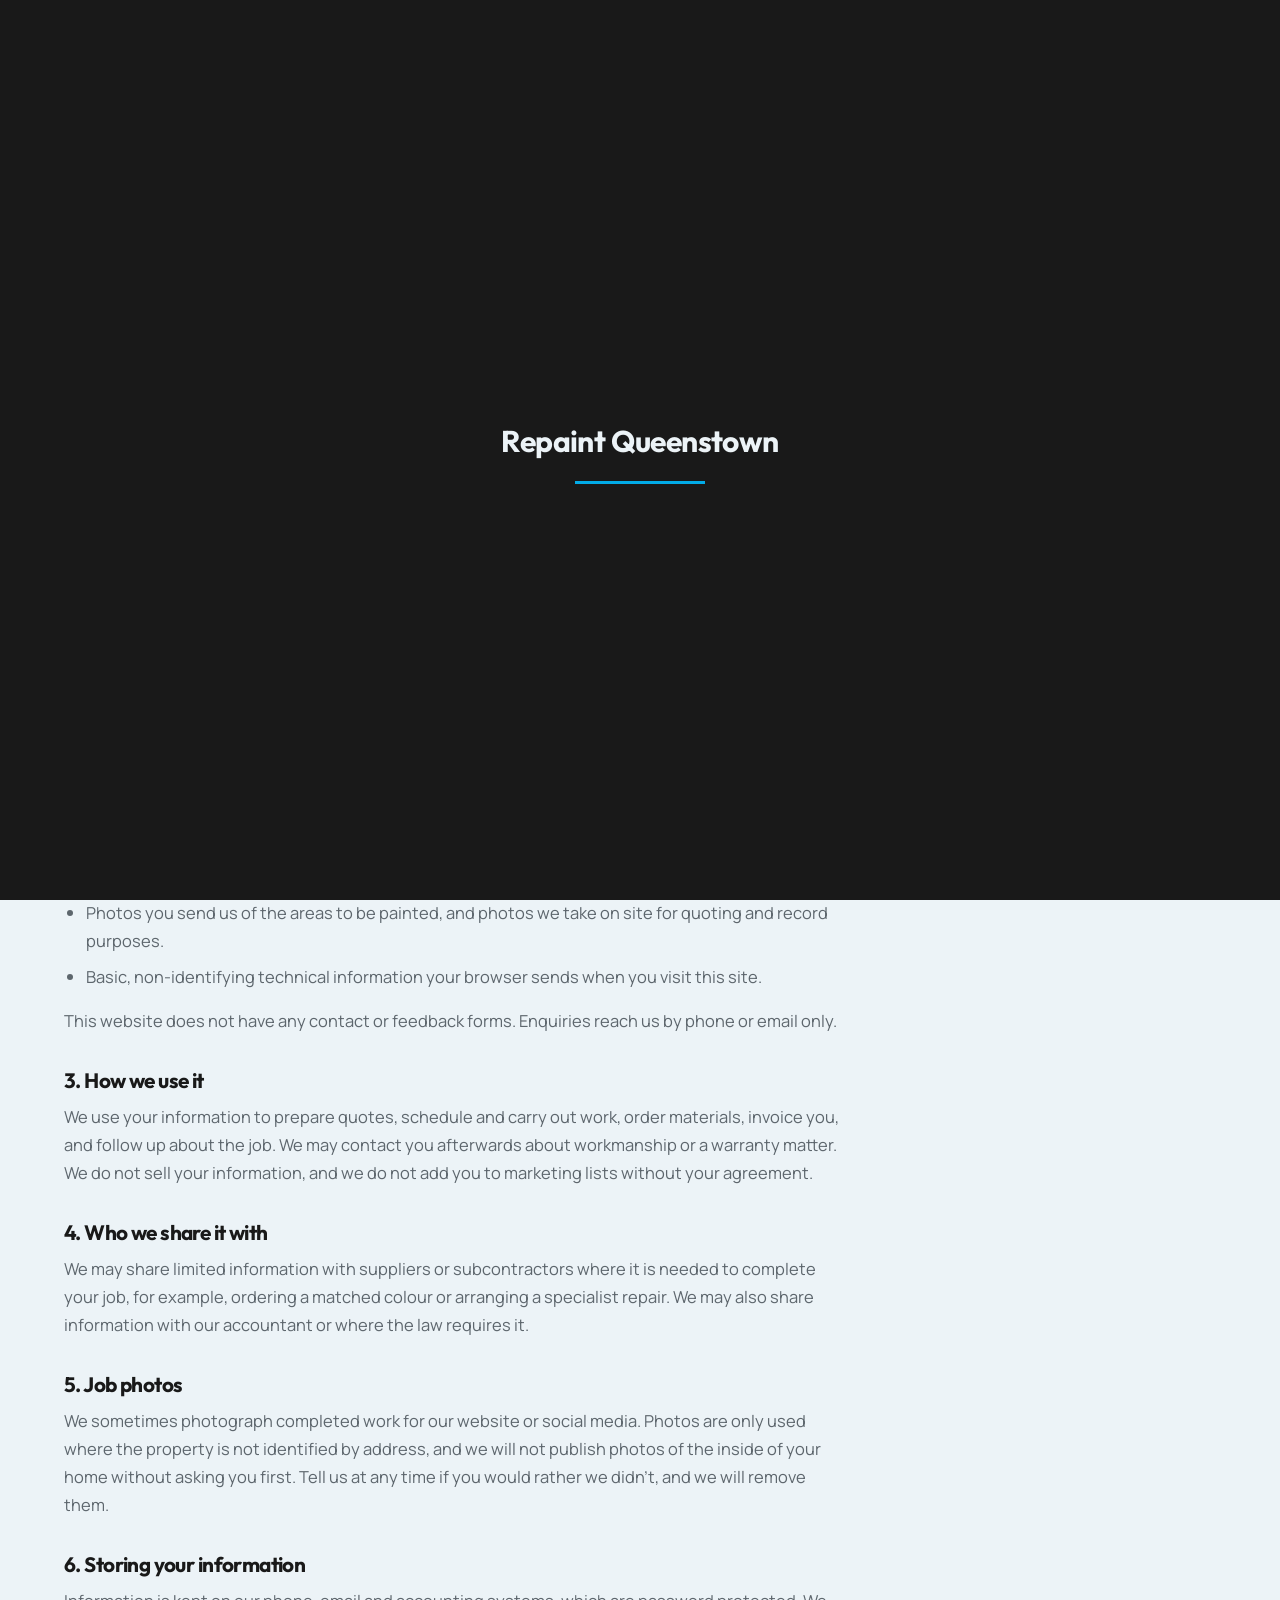
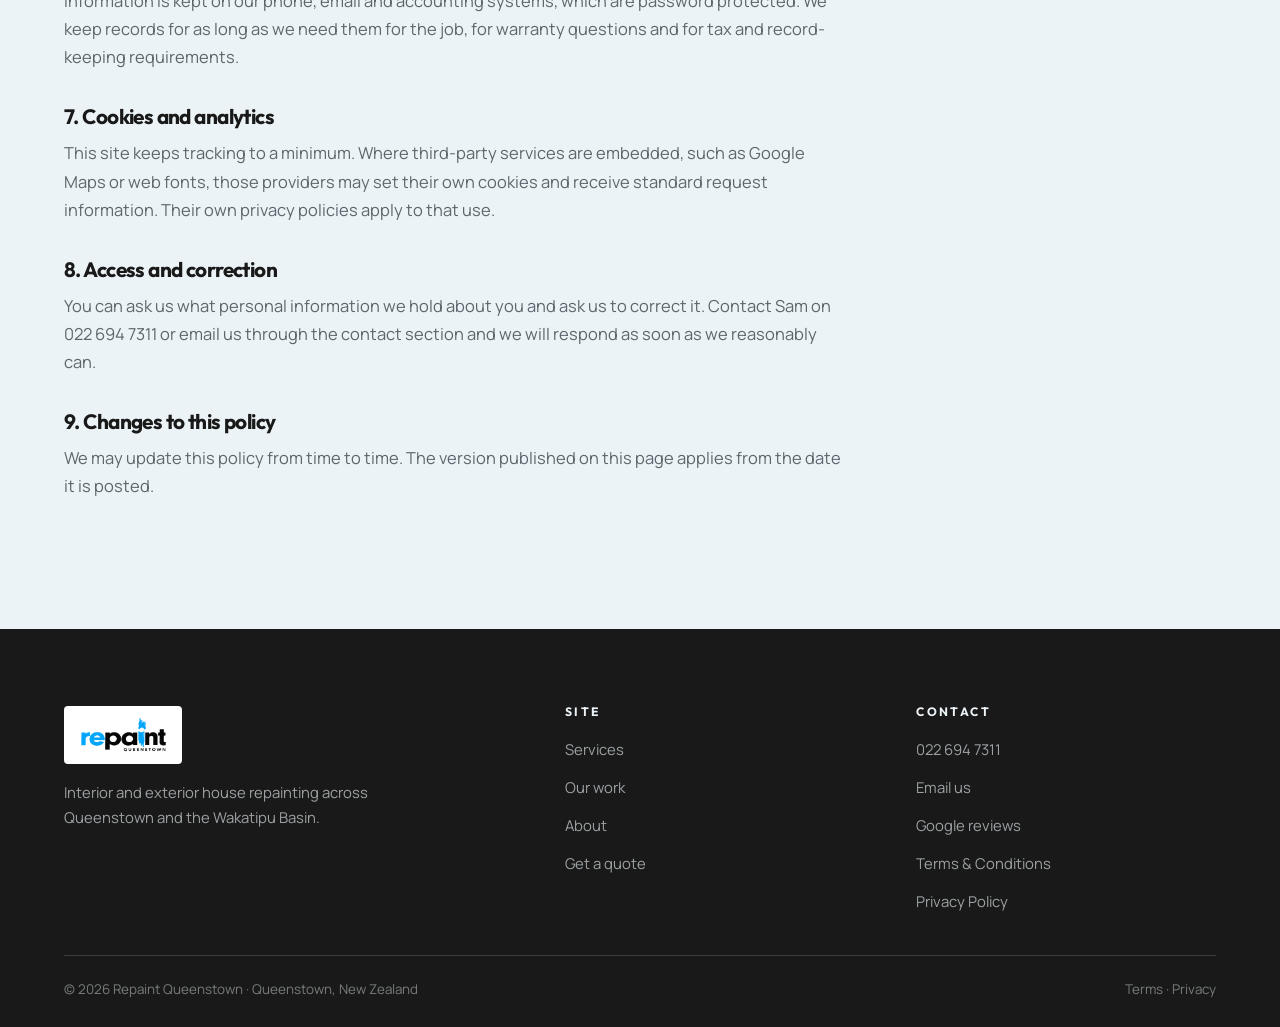
<file: privacy.html>
<!DOCTYPE html>
<html lang="en-NZ">
<head>
<meta charset="utf-8">
<meta name="viewport" content="width=device-width, initial-scale=1">
<title data-cms="privacy.meta.title" data-cms-type="text">Privacy Policy | Repaint Queenstown</title>
<meta data-cms="privacy.meta.description" data-cms-type="attr:content" name="description" content="Privacy policy for Repaint Queenstown, what we collect when you contact us about a repaint, and how it is used.">
<meta name="theme-color" content="#02abe7">
<link rel="icon" href="img/favicon.png">
<link rel="preconnect" href="https://fonts.googleapis.com">
<link rel="preconnect" href="https://fonts.gstatic.com" crossorigin>
<link href="https://fonts.googleapis.com/css2?family=Manrope:wght@400;500;600;700&family=Outfit:wght@400;500;600;700;800&display=swap" rel="stylesheet">
<link rel="stylesheet" href="styles.css">
</head>
<body>

<div id="intro" aria-hidden="true">
  <div class="intro-mark">
    <span><b data-cms="privacy.intro.b_1" data-cms-type="text">Repaint Queenstown</b></span>
    <div class="intro-rule"></div>
  </div>
</div>

<svg width="0" height="0" style="position:absolute" aria-hidden="true" focusable="false">
  <symbol id="i-phone" viewBox="0 0 24 24" fill="none" stroke="currentColor" stroke-width="1.7" stroke-linecap="round" stroke-linejoin="round">
    <path d="M6.6 10.8a15.1 15.1 0 0 0 6.6 6.6l2.2-2.2a1 1 0 0 1 1-.25c1.1.37 2.3.57 3.6.57a1 1 0 0 1 1 1V20a1 1 0 0 1-1 1A17 17 0 0 1 3 4a1 1 0 0 1 1-1h3.5a1 1 0 0 1 1 1c0 1.3.2 2.5.57 3.6a1 1 0 0 1-.25 1L6.6 10.8z"/>
  </symbol>
  <symbol id="i-roller" viewBox="0 0 24 24" fill="none" stroke="currentColor" stroke-width="1.8" stroke-linecap="round" stroke-linejoin="round">
    <rect x="3" y="4.5" width="11" height="5.5" rx="1.6"/><path d="M14 7.2h4.2a2 2 0 0 1 2 2v1.6a2 2 0 0 1-2 2h-4.6a1.6 1.6 0 0 0-1.6 1.6v1.1"/><rect x="10.2" y="15.5" width="4" height="5" rx="1.4"/>
  </symbol>
  <symbol id="i-fb" viewBox="0 0 24 24" fill="currentColor">
    <path d="M13.6 22v-8.1h2.7l.41-3.16H13.6V8.72c0-.92.25-1.54 1.57-1.54h1.68V4.35A22.4 22.4 0 0 0 14.4 4.2c-2.42 0-4.08 1.48-4.08 4.19v2.35H7.6v3.16h2.72V22h3.28z"/>
  </symbol>
  <symbol id="i-ig" viewBox="0 0 24 24" fill="none" stroke="currentColor" stroke-width="1.8">
    <rect x="3.2" y="3.2" width="17.6" height="17.6" rx="5"/><circle cx="12" cy="12" r="3.9"/><circle cx="17.1" cy="6.9" r="1.1" fill="currentColor" stroke="none"/>
  </symbol>
  <symbol id="i-tiktok" viewBox="0 0 24 24" fill="currentColor">
    <path d="M16.4 3h-2.9v12.3a2.35 2.35 0 1 1-1.9-2.3V9.9a5.55 5.55 0 1 0 4.8 5.5V9.4a6.6 6.6 0 0 0 3.8 1.22V7.7a3.83 3.83 0 0 1-3.8-3.8V3z"/>
  </symbol>
</svg>

<header class="nav is-solid">
  <div class="nav-inner">
    <a class="brand" href="index.html">
      <img data-cms="privacy.header.img_1" data-cms-type="image" class="brand-logo" src="img/logo.png" alt="Repaint Queenstown" width="1200" height="472">
    </a>
    <nav class="nav-links" aria-label="Primary">
      <a data-cms="privacy.header.a_1" data-cms-type="text" href="index.html#services">Services</a>
      <a data-cms="privacy.header.a_2" data-cms-type="text" href="index.html#work">Our work</a>
      <a data-cms="privacy.header.a_3" data-cms-type="text" href="index.html#about">About</a>
      <a data-cms="privacy.header.a_4" data-cms-type="text" href="index.html#reviews">Reviews</a>
      <a data-cms="privacy.header.a_5" data-cms-type="text" href="index.html#contact">Contact</a>
    </nav>
    <div class="nav-actions">
      <a class="nav-call" href="tel:+64226947311">
        <svg><use href="#i-phone"></use></svg><span data-cms="privacy.header.span_1" data-cms-type="text" data-cms-href="1">022 694 7311</span>
      </a>
      <button class="nav-toggle" type="button" aria-label="Open menu" aria-expanded="false" aria-controls="mobile-menu"><span></span></button>
    </div>
  </div>
</header>
<div class="mobile-menu" id="mobile-menu">
  <a data-cms="privacy.mobile-menu.a_1" data-cms-type="text" href="index.html#services">Services</a>
  <a data-cms="privacy.mobile-menu.a_2" data-cms-type="text" href="index.html#work">Our work</a>
  <a data-cms="privacy.mobile-menu.a_3" data-cms-type="text" href="index.html#about">About</a>
  <a data-cms="privacy.mobile-menu.a_4" data-cms-type="text" href="index.html#reviews">Reviews</a>
  <a data-cms="privacy.mobile-menu.a_5" data-cms-type="text" href="index.html#contact">Get a quote</a>
</div>

<section class="page-head">
  <div class="container">
    <p data-cms="privacy.page-head.p_1" data-cms-type="text" class="eyebrow">Legal</p>
    <h1 data-cms="privacy.page-head.h1_1" data-cms-type="text">Privacy Policy</h1>
    <p data-cms="privacy.page-head.p_2" data-cms-type="text">How Repaint Queenstown handles the personal information you share when you get in touch about a painting job.</p>
  </div>
</section>

<section class="section">
  <div class="container">
    <div data-cms="privacy.content.div_1" data-cms-type="text" class="note-box">Placeholder content for this demo. Repaint Queenstown should review and replace this wording so it matches how the business actually handles customer information before the site goes live.</div>
    <div class="prose">
      <h2 data-cms="privacy.content.h2_1" data-cms-type="text">1. Who this applies to</h2>
      <p data-cms="privacy.content.p_1" data-cms-type="text">This policy covers personal information collected by Repaint Queenstown ("we", "us") through this website and through enquiries about painting and decorating work in Queenstown and the Wakatipu Basin. We handle personal information in line with the Privacy Act 2020.</p>

      <h2 data-cms="privacy.content.h2_2" data-cms-type="text">2. What we collect</h2>
      <p data-cms="privacy.content.p_2" data-cms-type="text">We only collect what we need to quote and carry out work:</p>
      <ul>
        <li data-cms="privacy.content.li_1" data-cms-type="text">Your name, phone number and email address when you call or email us.</li>
        <li data-cms="privacy.content.li_2" data-cms-type="text">The property address and details of the work you want done.</li>
        <li data-cms="privacy.content.li_3" data-cms-type="text">Photos you send us of the areas to be painted, and photos we take on site for quoting and record purposes.</li>
        <li data-cms="privacy.content.li_4" data-cms-type="text">Basic, non-identifying technical information your browser sends when you visit this site.</li>
      </ul>
      <p data-cms="privacy.content.p_3" data-cms-type="text">This website does not have any contact or feedback forms. Enquiries reach us by phone or email only.</p>

      <h2 data-cms="privacy.content.h2_3" data-cms-type="text">3. How we use it</h2>
      <p data-cms="privacy.content.p_4" data-cms-type="text">We use your information to prepare quotes, schedule and carry out work, order materials, invoice you, and follow up about the job. We may contact you afterwards about workmanship or a warranty matter. We do not sell your information, and we do not add you to marketing lists without your agreement.</p>

      <h2 data-cms="privacy.content.h2_4" data-cms-type="text">4. Who we share it with</h2>
      <p data-cms="privacy.content.p_5" data-cms-type="text">We may share limited information with suppliers or subcontractors where it is needed to complete your job, for example, ordering a matched colour or arranging a specialist repair. We may also share information with our accountant or where the law requires it.</p>

      <h2 data-cms="privacy.content.h2_5" data-cms-type="text">5. Job photos</h2>
      <p data-cms="privacy.content.p_6" data-cms-type="text">We sometimes photograph completed work for our website or social media. Photos are only used where the property is not identified by address, and we will not publish photos of the inside of your home without asking you first. Tell us at any time if you would rather we didn't, and we will remove them.</p>

      <h2 data-cms="privacy.content.h2_6" data-cms-type="text">6. Storing your information</h2>
      <p data-cms="privacy.content.p_7" data-cms-type="text">Information is kept on our phone, email and accounting systems, which are password protected. We keep records for as long as we need them for the job, for warranty questions and for tax and record-keeping requirements.</p>

      <h2 data-cms="privacy.content.h2_7" data-cms-type="text">7. Cookies and analytics</h2>
      <p data-cms="privacy.content.p_8" data-cms-type="text">This site keeps tracking to a minimum. Where third-party services are embedded, such as Google Maps or web fonts, those providers may set their own cookies and receive standard request information. Their own privacy policies apply to that use.</p>

      <h2 data-cms="privacy.content.h2_8" data-cms-type="text">8. Access and correction</h2>
      <p data-cms="privacy.content.p_9" data-cms-type="text">You can ask us what personal information we hold about you and ask us to correct it. Contact Sam on <a href="tel:+64226947311">022 694 7311</a> or email us through the <a href="index.html#contact">contact section</a> and we will respond as soon as we reasonably can.</p>

      <h2 data-cms="privacy.content.h2_9" data-cms-type="text">9. Changes to this policy</h2>
      <p data-cms="privacy.content.p_10" data-cms-type="text">We may update this policy from time to time. The version published on this page applies from the date it is posted.</p>
    </div>
  </div>
</section>

<footer class="footer">
  <div class="container">
    <div class="footer-grid">
      <div>
        <a class="brand footer-brand" href="index.html">
          <img data-cms="privacy.footer.img_1" data-cms-type="image" class="brand-logo" src="img/logo.png" alt="Repaint Queenstown" width="1200" height="472">
        </a>
        <p data-cms="privacy.footer.p_1" data-cms-type="text">Interior and exterior house repainting across Queenstown and the Wakatipu Basin.</p>
      </div>
      <div>
        <h4 data-cms="privacy.footer.h4_1" data-cms-type="text">Site</h4>
        <ul class="footer-links">
          <li><a data-cms="privacy.footer.a_1" data-cms-type="text" href="index.html#services">Services</a></li>
          <li><a data-cms="privacy.footer.a_2" data-cms-type="text" href="index.html#work">Our work</a></li>
          <li><a data-cms="privacy.footer.a_3" data-cms-type="text" href="index.html#about">About</a></li>
          <li><a data-cms="privacy.footer.a_4" data-cms-type="text" href="index.html#contact">Get a quote</a></li>
        </ul>
      </div>
      <div>
        <h4 data-cms="privacy.footer.h4_2" data-cms-type="text">Contact</h4>
        <ul class="footer-links">
          <li><a data-cms="privacy.footer.a_5" data-cms-type="text" data-cms-href="1" href="tel:+64226947311">022 694 7311</a></li>
          <li><a data-cms="privacy.footer.a_6" data-cms-type="text" data-cms-href="1" href="#" data-gmail data-user="repaintqueenstown" data-domain="gmail.com" data-su="Repaint%20quote%20enquiry" data-body="Hi%20Sam%2C%0A%0AI%27d%20like%20a%20quote%20for%20a%20repaint.%0A%0AThanks%2C">Email us</a></li>
          <li><a data-cms="privacy.footer.a_7" data-cms-type="text" href="https://www.google.com/maps/search/?api=1&query=Repaint+Queenstown+Queenstown+New+Zealand" target="_blank" rel="noopener">Google reviews</a></li>
          <li><a data-cms="privacy.footer.a_8" data-cms-type="text" href="terms.html">Terms &amp; Conditions</a></li>
          <li><a data-cms="privacy.footer.a_9" data-cms-type="text" href="privacy.html">Privacy Policy</a></li>
        </ul>
      </div>
    </div>
    <div class="footer-bottom">
      <span data-cms="privacy.footer.span_1" data-cms-type="text">&copy; <span data-year>2026</span> Repaint Queenstown · Queenstown, New Zealand</span>
      <span data-cms="privacy.footer.span_2" data-cms-type="text"><a href="terms.html">Terms</a> · <a href="privacy.html">Privacy</a></span>
    </div>
  </div>
</footer>

<script src="assets/cms-config.js" defer></script>
<script src="assets/cms.js" defer></script>
<script src="script.js"></script>
</body>
</html>
</file>
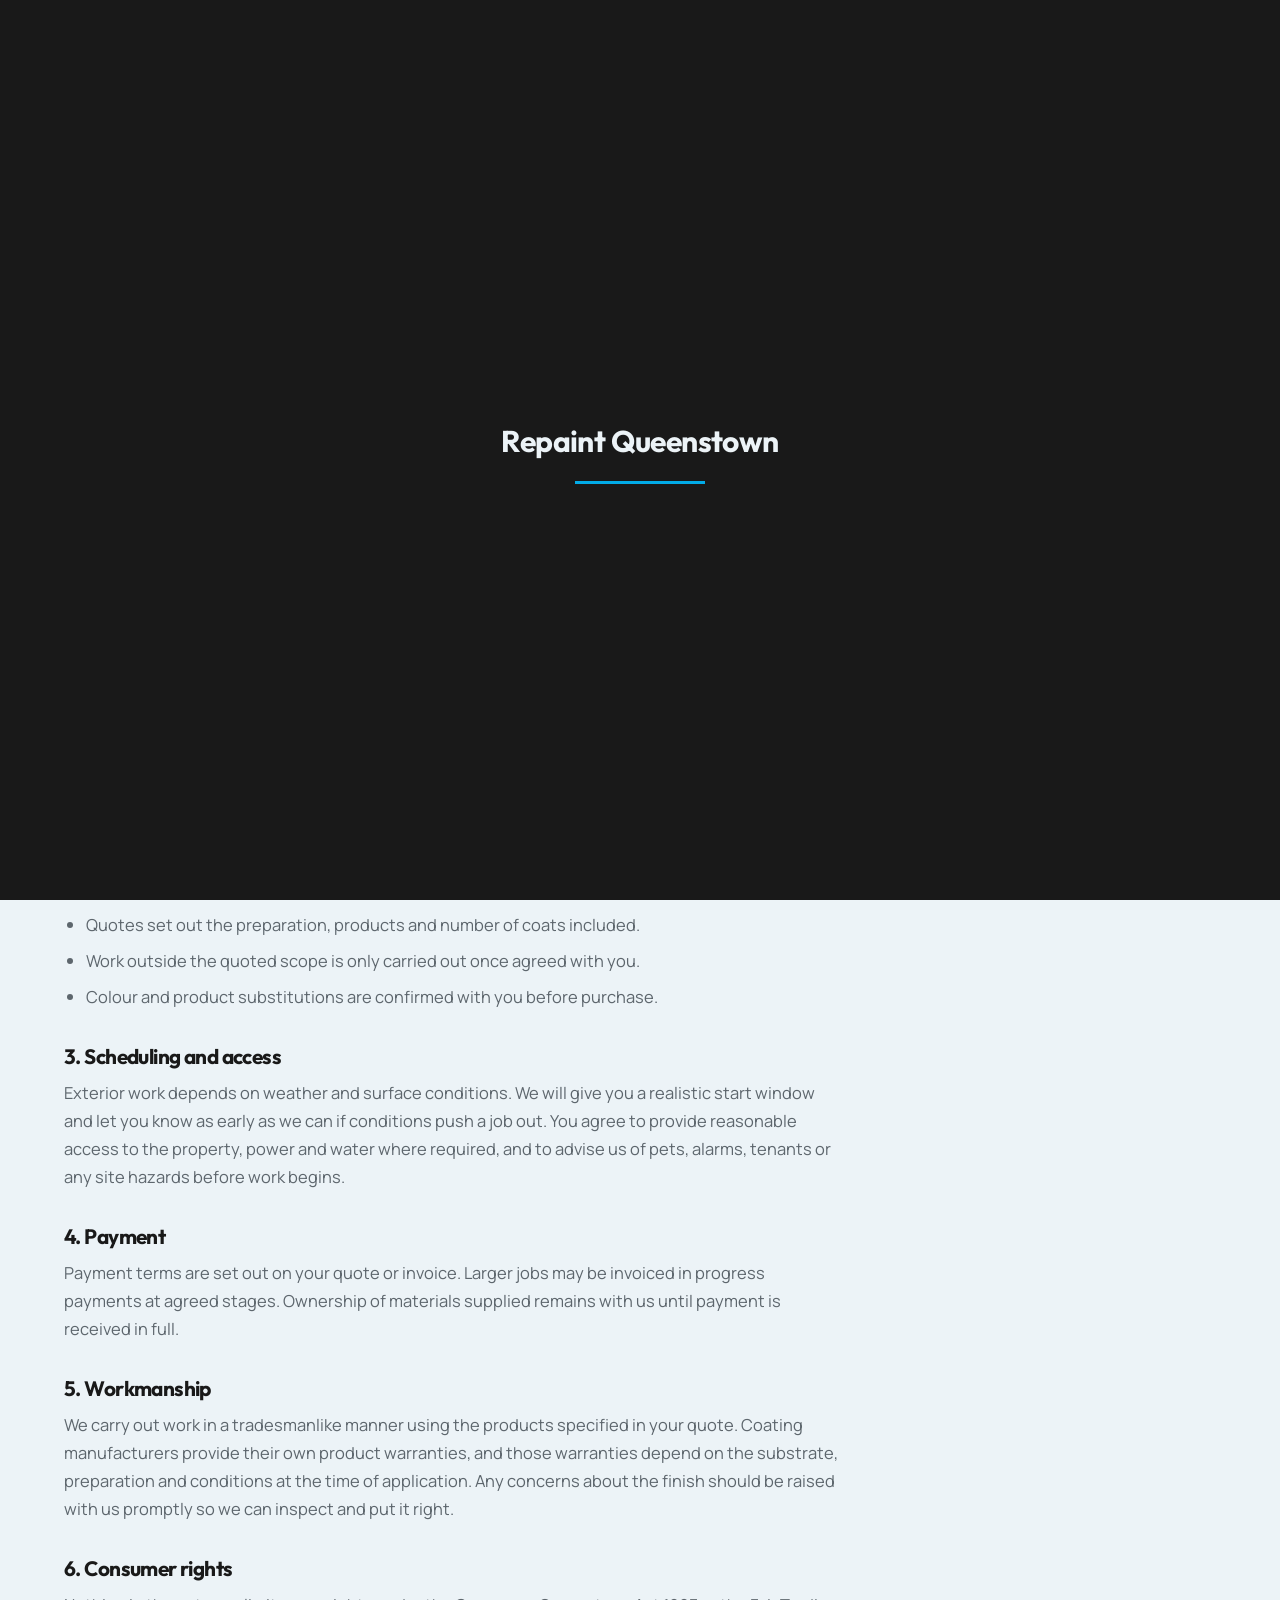
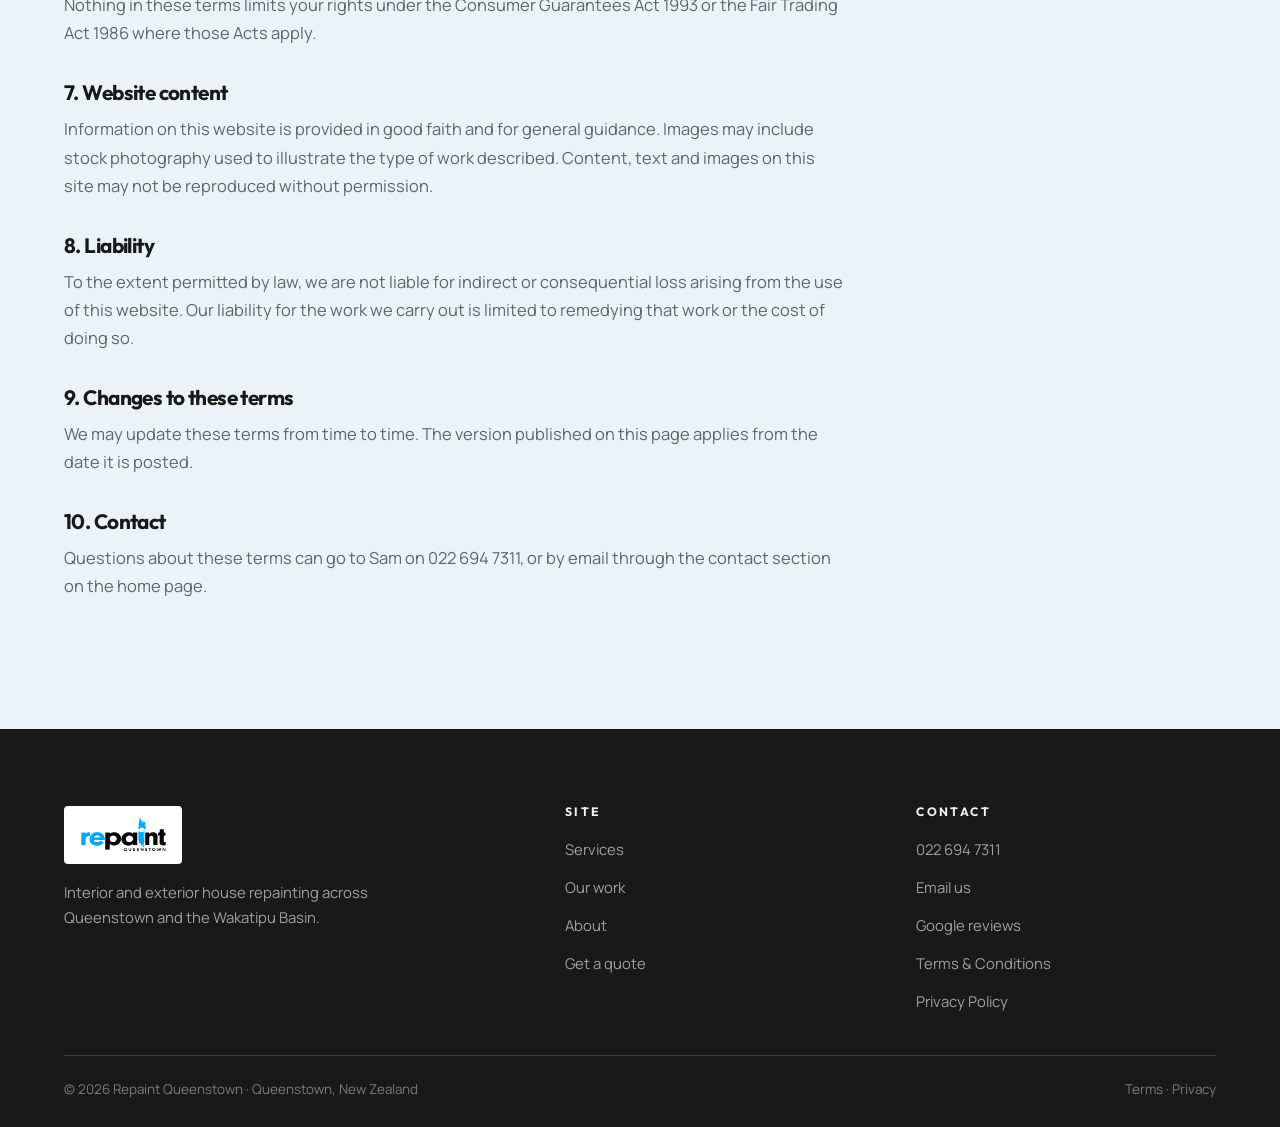
<file: terms.html>
<!DOCTYPE html>
<html lang="en-NZ">
<head>
<meta charset="utf-8">
<meta name="viewport" content="width=device-width, initial-scale=1">
<title data-cms="terms.meta.title" data-cms-type="text">Terms &amp; Conditions | Repaint Queenstown</title>
<meta data-cms="terms.meta.description" data-cms-type="attr:content" name="description" content="Terms and conditions for Repaint Queenstown, painters and decorators working across Queenstown and the Wakatipu Basin.">
<meta name="theme-color" content="#02abe7">
<link rel="icon" href="img/favicon.png">
<link rel="preconnect" href="https://fonts.googleapis.com">
<link rel="preconnect" href="https://fonts.gstatic.com" crossorigin>
<link href="https://fonts.googleapis.com/css2?family=Manrope:wght@400;500;600;700&family=Outfit:wght@400;500;600;700;800&display=swap" rel="stylesheet">
<link rel="stylesheet" href="styles.css">
</head>
<body>

<div id="intro" aria-hidden="true">
  <div class="intro-mark">
    <span><b data-cms="terms.intro.b_1" data-cms-type="text">Repaint Queenstown</b></span>
    <div class="intro-rule"></div>
  </div>
</div>

<svg width="0" height="0" style="position:absolute" aria-hidden="true" focusable="false">
  <symbol id="i-phone" viewBox="0 0 24 24" fill="none" stroke="currentColor" stroke-width="1.7" stroke-linecap="round" stroke-linejoin="round">
    <path d="M6.6 10.8a15.1 15.1 0 0 0 6.6 6.6l2.2-2.2a1 1 0 0 1 1-.25c1.1.37 2.3.57 3.6.57a1 1 0 0 1 1 1V20a1 1 0 0 1-1 1A17 17 0 0 1 3 4a1 1 0 0 1 1-1h3.5a1 1 0 0 1 1 1c0 1.3.2 2.5.57 3.6a1 1 0 0 1-.25 1L6.6 10.8z"/>
  </symbol>
  <symbol id="i-roller" viewBox="0 0 24 24" fill="none" stroke="currentColor" stroke-width="1.8" stroke-linecap="round" stroke-linejoin="round">
    <rect x="3" y="4.5" width="11" height="5.5" rx="1.6"/><path d="M14 7.2h4.2a2 2 0 0 1 2 2v1.6a2 2 0 0 1-2 2h-4.6a1.6 1.6 0 0 0-1.6 1.6v1.1"/><rect x="10.2" y="15.5" width="4" height="5" rx="1.4"/>
  </symbol>
  <symbol id="i-fb" viewBox="0 0 24 24" fill="currentColor">
    <path d="M13.6 22v-8.1h2.7l.41-3.16H13.6V8.72c0-.92.25-1.54 1.57-1.54h1.68V4.35A22.4 22.4 0 0 0 14.4 4.2c-2.42 0-4.08 1.48-4.08 4.19v2.35H7.6v3.16h2.72V22h3.28z"/>
  </symbol>
  <symbol id="i-ig" viewBox="0 0 24 24" fill="none" stroke="currentColor" stroke-width="1.8">
    <rect x="3.2" y="3.2" width="17.6" height="17.6" rx="5"/><circle cx="12" cy="12" r="3.9"/><circle cx="17.1" cy="6.9" r="1.1" fill="currentColor" stroke="none"/>
  </symbol>
  <symbol id="i-tiktok" viewBox="0 0 24 24" fill="currentColor">
    <path d="M16.4 3h-2.9v12.3a2.35 2.35 0 1 1-1.9-2.3V9.9a5.55 5.55 0 1 0 4.8 5.5V9.4a6.6 6.6 0 0 0 3.8 1.22V7.7a3.83 3.83 0 0 1-3.8-3.8V3z"/>
  </symbol>
</svg>

<header class="nav is-solid">
  <div class="nav-inner">
    <a class="brand" href="index.html">
      <img data-cms="terms.header.img_1" data-cms-type="image" class="brand-logo" src="img/logo.png" alt="Repaint Queenstown" width="1200" height="472">
    </a>
    <nav class="nav-links" aria-label="Primary">
      <a data-cms="terms.header.a_1" data-cms-type="text" href="index.html#services">Services</a>
      <a data-cms="terms.header.a_2" data-cms-type="text" href="index.html#work">Our work</a>
      <a data-cms="terms.header.a_3" data-cms-type="text" href="index.html#about">About</a>
      <a data-cms="terms.header.a_4" data-cms-type="text" href="index.html#reviews">Reviews</a>
      <a data-cms="terms.header.a_5" data-cms-type="text" href="index.html#contact">Contact</a>
    </nav>
    <div class="nav-actions">
      <a class="nav-call" href="tel:+64226947311">
        <svg><use href="#i-phone"></use></svg><span data-cms="terms.header.span_1" data-cms-type="text" data-cms-href="1">022 694 7311</span>
      </a>
      <button class="nav-toggle" type="button" aria-label="Open menu" aria-expanded="false" aria-controls="mobile-menu"><span></span></button>
    </div>
  </div>
</header>
<div class="mobile-menu" id="mobile-menu">
  <a data-cms="terms.mobile-menu.a_1" data-cms-type="text" href="index.html#services">Services</a>
  <a data-cms="terms.mobile-menu.a_2" data-cms-type="text" href="index.html#work">Our work</a>
  <a data-cms="terms.mobile-menu.a_3" data-cms-type="text" href="index.html#about">About</a>
  <a data-cms="terms.mobile-menu.a_4" data-cms-type="text" href="index.html#reviews">Reviews</a>
  <a data-cms="terms.mobile-menu.a_5" data-cms-type="text" href="index.html#contact">Get a quote</a>
</div>

<section class="page-head">
  <div class="container">
    <p data-cms="terms.page-head.p_1" data-cms-type="text" class="eyebrow">Legal</p>
    <h1 data-cms="terms.page-head.h1_1" data-cms-type="text">Terms &amp; Conditions</h1>
    <p data-cms="terms.page-head.p_2" data-cms-type="text">The terms below cover the use of this website and the painting and decorating work carried out by Repaint Queenstown.</p>
  </div>
</section>

<section class="section">
  <div class="container">
    <div data-cms="terms.content.div_1" data-cms-type="text" class="note-box">Placeholder content for this demo. Repaint Queenstown should review and replace this wording with terms that reflect how the business actually operates before the site goes live.</div>
    <div class="prose">
      <h2 data-cms="terms.content.h2_1" data-cms-type="text">1. About these terms</h2>
      <p data-cms="terms.content.p_1" data-cms-type="text">These terms apply to visitors to this website and to customers who engage Repaint Queenstown ("we", "us") for painting and decorating work in Queenstown and the wider Wakatipu Basin. By using this site or accepting a quote from us, you agree to these terms.</p>

      <h2 data-cms="terms.content.h2_2" data-cms-type="text">2. Quotes and pricing</h2>
      <p data-cms="terms.content.p_2" data-cms-type="text">Quotes are based on the condition of the property at the time we inspect it and are valid for the period stated on the quote. Where hidden damage is uncovered once preparation begins, rot, rust, previous coatings failing, or substrate issues that were not visible, we will contact you with the additional scope and cost before that work is carried out.</p>
      <ul>
        <li data-cms="terms.content.li_1" data-cms-type="text">Quotes set out the preparation, products and number of coats included.</li>
        <li data-cms="terms.content.li_2" data-cms-type="text">Work outside the quoted scope is only carried out once agreed with you.</li>
        <li data-cms="terms.content.li_3" data-cms-type="text">Colour and product substitutions are confirmed with you before purchase.</li>
      </ul>

      <h2 data-cms="terms.content.h2_3" data-cms-type="text">3. Scheduling and access</h2>
      <p data-cms="terms.content.p_3" data-cms-type="text">Exterior work depends on weather and surface conditions. We will give you a realistic start window and let you know as early as we can if conditions push a job out. You agree to provide reasonable access to the property, power and water where required, and to advise us of pets, alarms, tenants or any site hazards before work begins.</p>

      <h2 data-cms="terms.content.h2_4" data-cms-type="text">4. Payment</h2>
      <p data-cms="terms.content.p_4" data-cms-type="text">Payment terms are set out on your quote or invoice. Larger jobs may be invoiced in progress payments at agreed stages. Ownership of materials supplied remains with us until payment is received in full.</p>

      <h2 data-cms="terms.content.h2_5" data-cms-type="text">5. Workmanship</h2>
      <p data-cms="terms.content.p_5" data-cms-type="text">We carry out work in a tradesmanlike manner using the products specified in your quote. Coating manufacturers provide their own product warranties, and those warranties depend on the substrate, preparation and conditions at the time of application. Any concerns about the finish should be raised with us promptly so we can inspect and put it right.</p>

      <h2 data-cms="terms.content.h2_6" data-cms-type="text">6. Consumer rights</h2>
      <p data-cms="terms.content.p_6" data-cms-type="text">Nothing in these terms limits your rights under the Consumer Guarantees Act 1993 or the Fair Trading Act 1986 where those Acts apply.</p>

      <h2 data-cms="terms.content.h2_7" data-cms-type="text">7. Website content</h2>
      <p data-cms="terms.content.p_7" data-cms-type="text">Information on this website is provided in good faith and for general guidance. Images may include stock photography used to illustrate the type of work described. Content, text and images on this site may not be reproduced without permission.</p>

      <h2 data-cms="terms.content.h2_8" data-cms-type="text">8. Liability</h2>
      <p data-cms="terms.content.p_8" data-cms-type="text">To the extent permitted by law, we are not liable for indirect or consequential loss arising from the use of this website. Our liability for the work we carry out is limited to remedying that work or the cost of doing so.</p>

      <h2 data-cms="terms.content.h2_9" data-cms-type="text">9. Changes to these terms</h2>
      <p data-cms="terms.content.p_9" data-cms-type="text">We may update these terms from time to time. The version published on this page applies from the date it is posted.</p>

      <h2 data-cms="terms.content.h2_10" data-cms-type="text">10. Contact</h2>
      <p data-cms="terms.content.p_10" data-cms-type="text">Questions about these terms can go to Sam on <a href="tel:+64226947311">022 694 7311</a>, or by email through the contact section on the <a href="index.html#contact">home page</a>.</p>
    </div>
  </div>
</section>

<footer class="footer">
  <div class="container">
    <div class="footer-grid">
      <div>
        <a class="brand footer-brand" href="index.html">
          <img data-cms="terms.footer.img_1" data-cms-type="image" class="brand-logo" src="img/logo.png" alt="Repaint Queenstown" width="1200" height="472">
        </a>
        <p data-cms="terms.footer.p_1" data-cms-type="text">Interior and exterior house repainting across Queenstown and the Wakatipu Basin.</p>
      </div>
      <div>
        <h4 data-cms="terms.footer.h4_1" data-cms-type="text">Site</h4>
        <ul class="footer-links">
          <li><a data-cms="terms.footer.a_1" data-cms-type="text" href="index.html#services">Services</a></li>
          <li><a data-cms="terms.footer.a_2" data-cms-type="text" href="index.html#work">Our work</a></li>
          <li><a data-cms="terms.footer.a_3" data-cms-type="text" href="index.html#about">About</a></li>
          <li><a data-cms="terms.footer.a_4" data-cms-type="text" href="index.html#contact">Get a quote</a></li>
        </ul>
      </div>
      <div>
        <h4 data-cms="terms.footer.h4_2" data-cms-type="text">Contact</h4>
        <ul class="footer-links">
          <li><a data-cms="terms.footer.a_5" data-cms-type="text" data-cms-href="1" href="tel:+64226947311">022 694 7311</a></li>
          <li><a data-cms="terms.footer.a_6" data-cms-type="text" data-cms-href="1" href="#" data-gmail data-user="repaintqueenstown" data-domain="gmail.com" data-su="Repaint%20quote%20enquiry" data-body="Hi%20Sam%2C%0A%0AI%27d%20like%20a%20quote%20for%20a%20repaint.%0A%0AThanks%2C">Email us</a></li>
          <li><a data-cms="terms.footer.a_7" data-cms-type="text" href="https://www.google.com/maps/search/?api=1&query=Repaint+Queenstown+Queenstown+New+Zealand" target="_blank" rel="noopener">Google reviews</a></li>
          <li><a data-cms="terms.footer.a_8" data-cms-type="text" href="terms.html">Terms &amp; Conditions</a></li>
          <li><a data-cms="terms.footer.a_9" data-cms-type="text" href="privacy.html">Privacy Policy</a></li>
        </ul>
      </div>
    </div>
    <div class="footer-bottom">
      <span data-cms="terms.footer.span_1" data-cms-type="text">&copy; <span data-year>2026</span> Repaint Queenstown · Queenstown, New Zealand</span>
      <span data-cms="terms.footer.span_2" data-cms-type="text"><a href="terms.html">Terms</a> · <a href="privacy.html">Privacy</a></span>
    </div>
  </div>
</footer>

<script src="assets/cms-config.js" defer></script>
<script src="assets/cms.js" defer></script>
<script src="script.js"></script>
</body>
</html>
</file>
<file: styles.css>
/* Repaint Queenstown
   Palette straight off the brand mark: sky blue #4EAAE1, off-black #191919,
   cool white #ECF3F7. One accent, neutral ground, no glows.
   Display: Outfit · Body: Manrope */

:root {
  --ink: #191919;
  --ink-2: #232323;
  --ink-3: #2f3134;
  --paper: #ecf3f7;
  --paper-2: #ffffff;
  --paper-3: #dde8f0;
  --blue: #02abe7;        /* the wordmark blue */
  --blue-deep: #0289ba;
  --blue-ink: #026287;    /* small text on white */
  --blue-wash: #d8f0fb;
  --text: #232323;
  --muted: #5d666d;
  --muted-light: rgba(236, 243, 247, 0.7);
  --line: rgba(25, 25, 25, 0.13);
  --line-light: rgba(236, 243, 247, 0.16);
  --radius: 4px;
  --radius-lg: 6px;
  --shadow: 0 24px 60px -34px rgba(25, 25, 25, 0.55);
  --shadow-sm: 0 12px 30px -20px rgba(25, 25, 25, 0.5);
  --wrap: 1280px;
  --pad: clamp(20px, 5vw, 64px);
  --sec: clamp(64px, 9vw, 132px);
  --ease: cubic-bezier(0.16, 1, 0.3, 1);
}

* { box-sizing: border-box; }
html { -webkit-text-size-adjust: 100%; scroll-behavior: smooth; }
body {
  margin: 0;
  background: var(--paper);
  color: var(--text);
  font-family: "Manrope", -apple-system, BlinkMacSystemFont, "Segoe UI", sans-serif;
  font-size: 16.5px;
  line-height: 1.7;
  overflow-x: hidden;
  -webkit-font-smoothing: antialiased;
}
img { max-width: 100%; display: block; image-orientation: from-image; }
a { color: inherit; text-decoration: none; }
ul { margin: 0; padding: 0; list-style: none; }
p { margin: 0 0 1rem; }
h1, h2, h3, h4 {
  font-family: "Outfit", system-ui, sans-serif;
  color: var(--ink);
  margin: 0;
  line-height: 1.06;
  letter-spacing: -0.028em;
  font-weight: 700;
}
:focus-visible { outline: 2px solid var(--blue-deep); outline-offset: 3px; }

.container { width: 100%; max-width: var(--wrap); margin: 0 auto; padding-left: var(--pad); padding-right: var(--pad); }
.section { padding-top: var(--sec); padding-bottom: var(--sec); }
.section--tight { padding-top: clamp(40px, 6vw, 76px); padding-bottom: clamp(48px, 7vw, 90px); }
.section--bone { background: var(--paper-2); }
.section--bone2 { background: var(--paper-3); }
.section--dark { background: var(--ink); color: var(--muted-light); }
.section--dark h2, .section--dark h3 { color: var(--paper); }

.eyebrow {
  display: flex; align-items: center; gap: 10px;
  font-family: "Outfit", sans-serif; font-weight: 600;
  font-size: 12px; letter-spacing: 0.22em; text-transform: uppercase;
  color: var(--blue-ink); margin: 0 0 14px;
}
.eyebrow::before { content: ""; width: 26px; height: 3px; background: var(--blue); flex: none; }
.section--dark .eyebrow { color: var(--blue); }
.lede { font-size: 1.04rem; color: var(--muted); max-width: 60ch; }
.section--dark .lede { color: var(--muted-light); }
.badge-note {
  display: inline-block; font-family: "Outfit", sans-serif; font-weight: 600;
  font-size: 11px; letter-spacing: 0.16em; text-transform: uppercase;
  color: var(--ink); background: var(--blue-wash);
  border: 1px solid rgba(2, 137, 186, 0.28); padding: 5px 11px; margin-bottom: 14px;
}
.section-head { max-width: 62ch; margin-bottom: clamp(32px, 4.5vw, 58px); }
.section-head h2 { font-size: clamp(1.9rem, 3.6vw, 2.9rem); margin-bottom: 14px; }

/* ---------- buttons ---------- */
.btn {
  display: inline-flex; align-items: center; justify-content: center; gap: 10px;
  font-family: "Outfit", sans-serif; font-weight: 600; font-size: 0.97rem;
  padding: 14px 24px; min-height: 52px; border: 1.5px solid transparent;
  border-radius: var(--radius); cursor: pointer;
  transition: transform 0.25s var(--ease), background 0.25s var(--ease), color 0.25s var(--ease), border-color 0.25s var(--ease);
}
.btn svg { width: 18px; height: 18px; flex: none; }
.btn--primary { background: var(--blue); color: var(--ink); }
.btn--primary:hover { background: var(--blue-deep); color: var(--paper); }
.btn--ink { background: var(--ink); color: var(--paper); }
.btn--ink:hover { background: var(--ink-3); }
.btn--ghost { background: transparent; color: var(--paper); border-color: var(--line-light); }
.btn--ghost:hover { border-color: var(--blue); color: var(--blue); }
.btn--outline { background: transparent; color: var(--ink); border-color: var(--line); }
.btn--outline:hover { border-color: var(--ink); }
.btn--lg { min-height: 58px; padding: 16px 28px; font-size: 1.02rem; }
.btn:active { transform: translateY(1px); }

/* ---------- intro ---------- */
#intro {
  position: fixed; inset: 0; z-index: 200; background: var(--ink);
  display: flex; align-items: center; justify-content: center;
  transition: opacity 0.7s var(--ease), visibility 0.7s;
}
#intro.is-done { opacity: 0; visibility: hidden; }
.intro-mark { text-align: center; color: var(--paper); }
.intro-mark b { font-family: "Outfit", sans-serif; font-size: clamp(20px, 3.6vw, 30px); font-weight: 700; letter-spacing: -0.02em; }
.intro-rule { height: 3px; width: 0; background: var(--blue); margin: 14px auto 0; animation: introRule 1s var(--ease) forwards 0.25s; }
@keyframes introRule { to { width: 130px; } }

/* ---------- nav ---------- */
.nav {
  position: sticky; top: 0; z-index: 60;
  background: rgba(236, 243, 247, 0.86); backdrop-filter: blur(12px);
  border-bottom: 1px solid transparent; transition: border-color 0.3s, background 0.3s;
}
.nav.is-solid { border-color: var(--line); background: rgba(236, 243, 247, 0.96); }
.nav-inner {
  width: 100%; max-width: var(--wrap); margin: 0 auto;
  padding: 12px var(--pad); display: flex; align-items: center; justify-content: space-between; gap: 20px;
}
.brand { display: inline-flex; align-items: center; gap: 12px; }
/* the wordmark is black and blue, so on the dark footer it sits on its own white card */
.brand-logo { height: 40px; width: auto; display: block; }
.footer-brand { background: var(--paper-2); padding: 12px 16px; border-radius: var(--radius); }
.footer-brand .brand-logo { height: 34px; }
@media (max-width: 760px) { .brand-logo { height: 32px; } }
.brand-mark {
  width: 42px; height: 42px; flex: none; display: grid; place-items: center;
  background: var(--blue); color: var(--ink); border-radius: var(--radius);
}
.brand-mark svg { width: 23px; height: 23px; }
.brand-name { display: block; font-family: "Outfit", sans-serif; font-weight: 700; font-size: 1.02rem; letter-spacing: -0.02em; color: var(--ink); }
.brand-sub { display: block; font-size: 10.5px; letter-spacing: 0.2em; text-transform: uppercase; color: var(--muted); }
.nav-links { display: flex; align-items: center; gap: 26px; }
.nav-links a { font-family: "Outfit", sans-serif; font-weight: 500; font-size: 0.94rem; color: var(--ink-3); position: relative; padding: 6px 0; }
.nav-links a::after { content: ""; position: absolute; left: 0; right: 100%; bottom: 0; height: 2px; background: var(--blue); transition: right 0.3s var(--ease); }
.nav-links a:hover::after { right: 0; }
.nav-actions { display: flex; align-items: center; gap: 10px; }
.nav-call {
  display: inline-flex; align-items: center; gap: 9px; background: var(--ink); color: var(--paper);
  font-family: "Outfit", sans-serif; font-weight: 600; font-size: 0.9rem;
  padding: 11px 18px; min-height: 46px; border-radius: var(--radius); transition: background 0.25s var(--ease);
}
.nav-call svg { width: 17px; height: 17px; }
.nav-call:hover { background: var(--blue); color: var(--ink); }
.nav-toggle {
  display: none; width: 48px; height: 48px; align-items: center; justify-content: center;
  background: var(--paper-2); border: 1px solid var(--line); border-radius: var(--radius); cursor: pointer;
}
.nav-toggle span, .nav-toggle span::before, .nav-toggle span::after {
  display: block; width: 20px; height: 2px; background: var(--ink); position: relative; transition: transform 0.3s var(--ease);
}
.nav-toggle span::before, .nav-toggle span::after { content: ""; position: absolute; left: 0; }
.nav-toggle span::before { top: -6px; }
.nav-toggle span::after { top: 6px; }
.mobile-menu { display: none; }

/* ---------- hero: asymmetric split, image column bleeding right ---------- */
.hero {
  position: relative; background: var(--paper);
  display: grid; grid-template-columns: 0.88fr 1.12fr; align-items: stretch;
  /* kept close to the photos' 4:3 so the subject is not cropped to a sliver */
  min-height: clamp(500px, 66dvh, 680px);
}
.hero-inner {
  display: flex; flex-direction: column; justify-content: center;
  padding: clamp(36px, 4.5vw, 68px) clamp(24px, 4vw, 64px) clamp(36px, 4.5vw, 68px) var(--pad);
  max-width: 760px; margin-left: auto; width: 100%;
}
.hero h1 { font-size: clamp(2.3rem, 4.4vw, 3.5rem); margin-bottom: 20px; max-width: 15ch; }
.hero h1 em { font-style: normal; color: var(--blue-deep); }
.hero-eyebrow { margin-bottom: 18px; }
.hero-sub { font-size: 1.04rem; color: var(--muted); max-width: 52ch; margin-bottom: 28px; }
.hero-cta { display: flex; flex-wrap: wrap; gap: 12px; margin-bottom: 28px; }
.rating-badge {
  display: flex; align-items: center; gap: 13px; background: var(--paper-2);
  border: 1px solid var(--line);
  padding: 13px 18px; max-width: 560px;
}
.rating-badge .stars { display: inline-flex; gap: 2px; color: var(--blue); flex: none; align-self: flex-start; margin-top: 3px; }
.rating-badge .stars svg { width: 15px; height: 15px; }
.rating-text { font-size: 0.9rem; color: var(--muted); line-height: 1.45; }
.rating-text b { color: var(--ink); font-family: "Outfit", sans-serif; }
.rating-text small { display: block; font-size: 0.78rem; color: var(--muted); opacity: 0.8; }

.hero-media {
  position: relative; overflow: hidden; background: var(--paper); min-height: 320px;
  /* the supplied photos are 3:2; matching that ratio means object-fit: contain
     shows each one whole with no crop and no visible letterboxing */
  aspect-ratio: 16 / 10; align-self: center;
}
.hero-slides { position: absolute; inset: 0; }
.hero-slide { position: absolute; inset: 0; opacity: 0; transition: opacity 1.4s var(--ease); }
.hero-slide.is-active { opacity: 1; }
.hero-slide img { width: 100%; height: 100%; object-fit: contain; object-position: 50% 50%; }
.hero-scrim { position: absolute; inset: 0; background: linear-gradient(100deg, var(--paper) 0%, rgba(236, 243, 247, 0) 26%, rgba(25, 25, 25, 0.12) 100%); pointer-events: none; }
/* the swatch rail: the three brand colours down the seam */
.hero-rail { position: absolute; left: 0; top: 0; bottom: 0; width: 10px; display: grid; grid-template-rows: 1fr 1fr 1fr; z-index: 2; }
.hero-rail i { display: block; }
.hero-rail i:nth-child(1) { background: var(--blue); }
.hero-rail i:nth-child(2) { background: var(--paper-2); }
.hero-rail i:nth-child(3) { background: var(--ink); }
.hero-dots { position: absolute; right: clamp(18px, 3vw, 34px); bottom: clamp(18px, 3vw, 32px); z-index: 3; display: flex; gap: 8px; }
.hero-dots button {
  width: 26px; height: 4px; padding: 0; border: 0; cursor: pointer;
  background: rgba(236, 243, 247, 0.45); transition: background 0.3s var(--ease);
}
.hero-dots button.is-active { background: var(--blue); }

/* ---------- kinetic marquee ---------- */
.marquee { background: var(--ink); color: var(--paper); overflow: hidden; padding: 13px 0; white-space: nowrap; }
.marquee-track { display: inline-block; animation: marq 34s linear infinite; will-change: transform; }
.marquee span { font-family: "Outfit", sans-serif; font-weight: 600; font-size: 0.86rem; letter-spacing: 0.2em; text-transform: uppercase; padding: 0 1.6em; }
.marquee i { font-style: normal; color: var(--blue); padding-right: 1.6em; }
@keyframes marq { from { transform: translateX(0); } to { transform: translateX(-50%); } }


/* ---------- services: an index that swaps one large image ---------- */
.services-grid { display: grid; grid-template-columns: 1.05fr 0.95fr; gap: clamp(28px, 4vw, 64px); align-items: start; }
.service-list { border-top: 1px solid var(--line); }
.service-row {
  display: grid; grid-template-columns: auto 1fr auto; align-items: center; gap: 18px;
  width: 100%; text-align: left; background: none; border: 0; border-bottom: 1px solid var(--line);
  padding: 26px 14px 26px 4px; cursor: pointer; font: inherit; color: inherit;
  transition: background 0.35s var(--ease);
}
.service-row > * { transition: transform 0.35s var(--ease); }
.service-row:hover > *, .service-row.is-active > * { transform: translateX(12px); }
.service-row:hover, .service-row.is-active { background: rgba(2, 171, 231, 0.07); }
.service-num { font-family: "Outfit", sans-serif; font-weight: 700; font-size: 0.82rem; letter-spacing: 0.1em; color: var(--blue-ink); }
.service-row h3 { font-size: clamp(1.1rem, 1.9vw, 1.4rem); transition: color 0.3s var(--ease); }
.service-row.is-active h3 { color: var(--blue-ink); }
.service-row .service-go { width: 20px; height: 20px; color: var(--muted); opacity: 0; transform: translateX(-6px); transition: opacity 0.3s var(--ease), transform 0.3s var(--ease); }
.service-row:hover .service-go, .service-row.is-active .service-go { opacity: 1; transform: none; }
.service-copy { grid-column: 1 / -1; font-size: 0.95rem; color: var(--muted); margin: 0; max-width: 56ch; display: none; }
.service-row.is-active .service-copy { display: block; margin-top: 8px; }
.service-media { position: sticky; top: 96px; }
.service-media-frame { position: relative; aspect-ratio: 4 / 5; max-height: 560px; overflow: hidden; background: var(--paper-3); border-radius: var(--radius-lg); }
.service-media-frame img { position: absolute; inset: 0; width: 100%; height: 100%; object-fit: cover; opacity: 0; transition: opacity 0.7s var(--ease), transform 6s linear; }
.service-media-frame img.is-active { opacity: 1; transform: scale(1.04); }
.service-media-caption { display: flex; align-items: center; gap: 10px; margin-top: 14px; font-size: 0.86rem; color: var(--muted); }
.service-media-caption b { color: var(--ink); font-family: "Outfit", sans-serif; font-weight: 600; }
.service-media-caption::before { content: ""; width: 22px; height: 3px; background: var(--blue); flex: none; }

/* ---------- colour band ---------- */
.swatches { display: grid; grid-template-columns: repeat(6, 1fr); border: 1px solid var(--line); background: var(--paper-2); }
.swatch { padding: 0; border-right: 1px solid var(--line); }
.swatch:last-child { border-right: 0; }
.swatch i { display: block; height: clamp(80px, 11vw, 128px); }
.swatch span { display: block; padding: 12px 14px 14px; font-size: 0.78rem; color: var(--muted); line-height: 1.4; }
.swatch b { display: block; font-family: "Outfit", sans-serif; font-weight: 600; font-size: 0.86rem; color: var(--ink); letter-spacing: -0.01em; }

/* ---------- gallery: masonry at natural aspect ratios ---------- */
.gallery-filters { display: flex; flex-wrap: wrap; gap: 8px; margin-bottom: 26px; }
.filter-btn {
  font-family: "Outfit", sans-serif; font-weight: 600; font-size: 0.85rem;
  padding: 9px 16px; min-height: 42px; background: transparent; color: var(--ink);
  border: 1px solid var(--line); border-radius: var(--radius); cursor: pointer;
  transition: background 0.25s var(--ease), border-color 0.25s var(--ease), color 0.25s var(--ease);
}
.filter-btn:hover { border-color: var(--ink); }
.filter-btn.is-active { background: var(--ink); color: var(--paper); border-color: var(--ink); }
.gallery {
  display: grid; grid-template-columns: repeat(3, 1fr);
  gap: clamp(14px, 1.8vw, 22px); align-items: stretch;
}
.gallery figure {
  margin: 0; position: relative; display: flex; flex-direction: column;
  background: var(--paper-2); border: 1px solid var(--line); padding: 10px; cursor: zoom-in;
  transition: transform 0.4s var(--ease), box-shadow 0.4s var(--ease);
}
.gallery figure:hover { transform: translateY(-4px); box-shadow: var(--shadow-sm); }
.gallery img { width: 100%; aspect-ratio: 4 / 3; object-fit: cover; object-position: center; display: block; }
.gallery figcaption {
  padding: 11px 3px 3px; font-size: 0.84rem; color: var(--muted); line-height: 1.5;
  min-height: calc(2 * 1.5em + 14px);
}
.gallery figure[hidden] { display: none; }

/* lightbox */
.lightbox {
  position: fixed; inset: 0; z-index: 120; background: rgba(25, 25, 25, 0.94);
  display: none; align-items: center; justify-content: center; padding: clamp(16px, 4vw, 56px);
}
.lightbox.is-open { display: flex; }
.lightbox img { max-width: 100%; max-height: 82vh; width: auto; height: auto; }
.lightbox-cap { position: absolute; left: 0; right: 0; bottom: clamp(14px, 3vw, 30px); text-align: center; color: var(--muted-light); font-size: 0.88rem; padding: 0 20px; }
.lightbox-close {
  position: absolute; top: clamp(12px, 3vw, 26px); right: clamp(12px, 3vw, 26px);
  width: 46px; height: 46px; background: none; border: 1px solid var(--line-light);
  color: var(--paper); cursor: pointer; border-radius: var(--radius);
}
.lightbox-close svg { width: 20px; height: 20px; margin: 0 auto; }

/* ---------- about ---------- */
.about-grid { display: grid; grid-template-columns: 0.95fr 1.05fr; gap: clamp(30px, 5vw, 76px); align-items: center; }
.about-grid.is-flipped .about-media { order: 2; }
.about-media { position: relative; }
.about-media img { width: 100%; height: auto; aspect-ratio: auto; object-fit: fill; border-radius: var(--radius-lg); }
.about-tag {
  position: absolute; left: -12px; bottom: -16px; background: var(--blue); color: var(--ink);
  font-family: "Outfit", sans-serif; font-weight: 600; font-size: 0.84rem;
  padding: 12px 18px; border-radius: var(--radius);
}
.checklist { display: grid; gap: 12px; margin: 22px 0 26px; }
.checklist li { display: flex; gap: 12px; align-items: flex-start; font-size: 0.97rem; }
.checklist svg { width: 20px; height: 20px; flex: none; color: var(--blue-ink); margin-top: 3px; }

/* ---------- crew ---------- */
.crew-grid { display: grid; grid-template-columns: repeat(2, 1fr); border-top: 1px solid var(--line); }
.crew-card { padding: 30px clamp(16px, 2.2vw, 30px); border-left: 1px solid var(--line); }
.crew-card:first-child { border-left: 0; padding-left: 0; }
.crew-card:last-child { padding-right: 0; }
.avatar {
  width: 56px; height: 56px; display: grid; place-items: center; margin-bottom: 16px;
  background: var(--blue-wash); color: var(--blue-ink); border: 1px solid rgba(2, 137, 186, 0.3);
  font-family: "Outfit", sans-serif; font-weight: 700; font-size: 1.05rem; border-radius: var(--radius);
}
.crew-card h3 { font-size: 1.1rem; margin-bottom: 3px; }
.crew-role { font-size: 0.78rem; letter-spacing: 0.14em; text-transform: uppercase; color: var(--blue-ink); margin: 0 0 10px; font-weight: 600; }
.crew-card p { font-size: 0.93rem; color: var(--muted); margin: 0; }

/* ---------- reviews ---------- */
.reviews-grid { display: grid; grid-template-columns: repeat(2, 1fr); gap: 1px; background: var(--line); border: 1px solid var(--line); }
.review-card { background: var(--paper-2); padding: clamp(24px, 3vw, 36px); display: flex; flex-direction: column; }
.review-stars { display: inline-flex; gap: 2px; color: var(--blue); margin-bottom: 14px; }
.review-stars svg { width: 16px; height: 16px; }
.review-card p { font-size: 1rem; color: var(--ink-3); margin-bottom: 20px; flex: 1; }
.review-meta { display: flex; align-items: center; gap: 12px; }
.review-initial { width: 40px; height: 40px; display: grid; place-items: center; background: var(--paper-3); color: var(--ink); font-family: "Outfit", sans-serif; font-weight: 700; border-radius: var(--radius); }
.review-name { display: block; font-family: "Outfit", sans-serif; font-weight: 600; font-size: 0.95rem; color: var(--ink); }
.review-sub { display: block; font-size: 0.82rem; color: var(--muted); }
.reviews-actions { margin-top: 30px; }

/* ---------- review banner ---------- */
.review-banner { background: var(--ink); color: var(--muted-light); padding: clamp(52px, 7vw, 92px) 0; position: relative; }
.review-banner::before { content: ""; position: absolute; left: 0; right: 0; top: 0; height: 4px; background: linear-gradient(90deg, var(--blue) 0 34%, var(--paper) 34% 67%, var(--ink-3) 67% 100%); }
.review-banner h2 { color: var(--paper); font-size: clamp(1.7rem, 3.2vw, 2.5rem); margin-bottom: 14px; }
.review-banner p { max-width: 56ch; }
.review-banner .btn { margin-top: 12px; }

/* ---------- contact ---------- */
.contact-grid { display: grid; grid-template-columns: 1.05fr 0.95fr; gap: clamp(30px, 5vw, 70px); align-items: start; }
.contact-rows { display: grid; gap: 20px; margin-top: 26px; }
.contact-rows li { display: flex; gap: 15px; align-items: flex-start; }
.contact-rows > li > svg { width: 21px; height: 21px; flex: none; color: var(--blue); margin-top: 4px; }
.contact-rows .label { display: block; font-family: "Outfit", sans-serif; font-size: 0.78rem; letter-spacing: 0.14em; text-transform: uppercase; color: rgba(236, 243, 247, 0.55); }
.contact-rows a, .contact-rows .value { color: var(--paper); font-size: 1rem; }
.contact-rows a:hover { color: var(--blue); }
.socials { display: flex; gap: 9px; margin-top: 8px; }
.socials a { width: 42px; height: 42px; display: grid; place-items: center; border: 1px solid var(--line-light); border-radius: var(--radius); color: var(--paper); transition: background 0.25s var(--ease), color 0.25s var(--ease), transform 0.25s var(--ease); }
.socials a svg { width: 19px; height: 19px; }
.socials a:hover { background: var(--blue); color: var(--ink); border-color: var(--blue); transform: translateY(-2px); }
.contact-panel { background: rgba(236, 243, 247, 0.05); border: 1px solid var(--line-light); padding: clamp(26px, 3vw, 38px); }
.contact-panel h3 { font-size: 1.3rem; margin-bottom: 10px; }
.contact-panel p { font-size: 0.95rem; }
.contact-buttons { display: grid; gap: 12px; margin: 22px 0 16px; }
.contact-buttons .btn { width: 100%; }
.contact-fine { font-size: 0.85rem; color: rgba(236, 243, 247, 0.55); margin: 0; }

/* ---------- map ---------- */
.map-wrap { border: 1px solid var(--line); background: var(--paper-2); padding: 10px; border-radius: var(--radius-lg); }
.map-wrap iframe { width: 100%; height: 420px; border: 0; display: block; }

/* ---------- footer ---------- */
.footer { background: var(--ink); color: rgba(236, 243, 247, 0.62); padding: clamp(52px, 6vw, 78px) 0 26px; }
.footer .brand-name { color: var(--paper); }
.footer .brand-sub { color: rgba(236, 243, 247, 0.5); }
.footer-grid { display: grid; grid-template-columns: 1.5fr 1fr 1fr; gap: clamp(28px, 4vw, 56px); margin-bottom: 40px; }
.footer p { font-size: 0.93rem; max-width: 38ch; margin: 16px 0 18px; }
.footer h4 { color: var(--paper); font-size: 0.76rem; letter-spacing: 0.2em; text-transform: uppercase; margin-bottom: 16px; }
.footer-links { display: grid; gap: 10px; }
.footer-links a { font-size: 0.93rem; transition: color 0.25s var(--ease); }
.footer-links a:hover { color: var(--blue); }
.footer-bottom { border-top: 1px solid var(--line-light); padding-top: 22px; display: flex; flex-wrap: wrap; gap: 14px; justify-content: space-between; font-size: 0.84rem; color: rgba(236, 243, 247, 0.45); }
.footer-bottom a:hover { color: var(--blue); }

/* ---------- inner pages ---------- */
.page-head { padding-top: clamp(46px, 6vw, 80px); padding-bottom: clamp(30px, 4vw, 52px); background: var(--paper-2); border-bottom: 1px solid var(--line); }
.page-head h1 { font-size: clamp(2rem, 4vw, 3rem); margin-bottom: 12px; }
.page-head p { max-width: 60ch; color: var(--muted); margin: 0; }
.prose { max-width: 78ch; }
.prose h2 { font-size: 1.3rem; margin: 34px 0 12px; }
.prose p { margin-bottom: 14px; color: var(--muted); }
.prose ul { list-style: disc; margin: 0 0 16px 22px; color: var(--muted); }
.prose li { margin-bottom: 8px; }
.note-box { background: var(--blue-wash); border: 1px solid rgba(2, 137, 186, 0.25); padding: 18px 20px; margin: 20px 0; font-size: 0.94rem; }
.process { display: grid; gap: 1px; background: var(--line); border: 1px solid var(--line); margin-top: 30px; }
.process-step { background: var(--paper-2); padding: clamp(22px, 3vw, 32px); display: grid; grid-template-columns: auto 1fr; column-gap: 22px; row-gap: 8px; align-items: start; }
.step-num { grid-column: 1; grid-row: 1 / span 2; }
.process-step h3, .process-step p { grid-column: 2; }
.step-num { font-family: "Outfit", sans-serif; font-weight: 700; font-size: 1.5rem; color: var(--blue); }
.process-step h3 { font-size: 1.1rem; margin-bottom: 8px; }
.process-step p { font-size: 0.95rem; color: var(--muted); margin: 0; }
.cta-strip { background: var(--blue-wash); border: 1px solid rgba(2, 137, 186, 0.25); padding: clamp(24px, 3vw, 36px); margin-top: 36px; display: flex; flex-wrap: wrap; gap: 20px; align-items: center; justify-content: space-between; }
.cta-strip h3 { font-size: 1.3rem; margin-bottom: 6px; }
.cta-strip p { margin: 0; color: var(--muted); font-size: 0.95rem; }

/* ---------- reveal ---------- */
.reveal { opacity: 0; transform: translateY(22px); transition: opacity 0.8s var(--ease), transform 0.8s var(--ease); }
.reveal.is-in { opacity: 1; transform: none; }
@media (prefers-reduced-motion: reduce) {
  .reveal { opacity: 1; transform: none; transition: none; }
  .marquee-track, .hero-slide, .service-media-frame img { animation: none !important; transition: none !important; }
  #intro { display: none; }
}

/* ---------- responsive ---------- */
@media (max-width: 1150px) {
  .hero { grid-template-columns: 1fr; min-height: 0; }
  .hero-inner { max-width: none; padding: clamp(36px, 7vw, 60px) var(--pad); }
  .hero-media { min-height: 0; aspect-ratio: 16 / 10; align-self: stretch; width: 100%; max-height: 68vh; }
  .hero-scrim { background: linear-gradient(180deg, rgba(236, 243, 247, 0.9) 0%, rgba(236, 243, 247, 0) 22%); }
  .hero-rail { left: 0; right: 0; top: 0; bottom: auto; width: auto; height: 8px; grid-template-rows: none; grid-template-columns: 1fr 1fr 1fr; }
  .services-grid { grid-template-columns: 1fr; }
  .service-media { position: static; order: -1; }
  .service-media-frame { aspect-ratio: 16 / 10; }
  .about-grid, .contact-grid { grid-template-columns: 1fr; }
  .about-grid.is-flipped .about-media { order: 0; }
  .gallery { grid-template-columns: repeat(2, 1fr); }
  .swatches { grid-template-columns: repeat(3, 1fr); }
  .swatch:nth-child(3) { border-right: 0; }
  .swatch:nth-child(1), .swatch:nth-child(2), .swatch:nth-child(3) { border-bottom: 1px solid var(--line); }
  .footer-grid { grid-template-columns: 1fr 1fr; }
}
@media (max-width: 760px) {
  .nav-links { display: none; }
  .nav-toggle { display: flex; }
  .nav-call span { display: none; }
  .nav-call { padding: 11px 14px; }
  .mobile-menu {
    display: block; position: fixed; top: 68px; left: 12px; right: 12px; z-index: 59;
    background: var(--paper-2); border: 1px solid var(--line); border-radius: var(--radius-lg);
    padding: 8px; box-shadow: var(--shadow);
    transform: translateY(-14px); opacity: 0; pointer-events: none; transition: transform 0.3s var(--ease), opacity 0.3s var(--ease);
  }
  .mobile-menu.is-open { transform: none; opacity: 1; pointer-events: auto; }
  .mobile-menu a { display: block; padding: 14px 12px; font-family: "Outfit", sans-serif; font-weight: 500; color: var(--ink); border-bottom: 1px solid var(--line); }
  .mobile-menu a:last-child { border-bottom: 0; }
  .crew-grid { grid-template-columns: 1fr; }
  .crew-card { border-left: 0; border-top: 1px solid var(--line); padding-left: 0; padding-right: 0; }
  .crew-card:first-child { border-top: 0; }
  .reviews-grid { grid-template-columns: 1fr; }
  .gallery { grid-template-columns: 1fr; }
  .swatches { grid-template-columns: repeat(2, 1fr); }
  .swatch:nth-child(odd) { border-right: 1px solid var(--line); }
  .swatch:nth-child(even) { border-right: 0; }
  .footer-grid { grid-template-columns: 1fr; }
  .hero-cta .btn, .contact-buttons .btn { width: 100%; }
  .about-tag { left: 0; }
  .map-wrap iframe { height: 320px; }
}

/* hero review rotator */
.rating-text { transition: opacity .45s ease; min-width: 0; }
.rating-text.fading { opacity: 0; }
.rb-quote { display: block; }
.rb-who { display: block; margin-top: 2px; }

/* ---------- Why Repaint Queenstown ---------- */
.why-grid { display: grid; grid-template-columns: 1fr; gap: 0; }
.why-item { padding: 26px 0; border-top: 1px solid var(--line); }
.why-item:first-child { border-top: 0; padding-top: 0; }
.why-item h3 { font-size: 1.18rem; margin-bottom: 8px; }
.why-item p { color: var(--muted); margin: 0; max-width: 62ch; }
.why-cta { padding-top: 30px; border-top: 1px solid var(--line); }

/* ---------- How a job runs ---------- */
.proc-grid { list-style: none; margin: 0; padding: 0; display: grid; grid-template-columns: 1fr; gap: 22px; }
.proc { position: relative; padding: 26px 24px; background: var(--paper-2); border: 1px solid var(--line); border-radius: var(--radius-lg); }
.proc-n {
  display: inline-grid; place-items: center; width: 34px; height: 34px; margin-bottom: 14px;
  border-radius: 50%; background: var(--blue); color: var(--ink);
  font-weight: 700; font-size: .95rem;
}
.proc h3 { font-size: 1.1rem; margin-bottom: 7px; }
.proc p { color: var(--muted); margin: 0; font-size: .96rem; }
.proc-cta { margin-top: 34px; }

@media (min-width: 720px) {
  .why-grid { grid-template-columns: 1fr 1fr; column-gap: 46px; }
  .why-item { padding: 24px 0; }
  .why-item:nth-child(2) { border-top: 0; padding-top: 0; }
  .why-cta { grid-column: 1 / -1; }
  .proc-grid { grid-template-columns: repeat(2, 1fr); }
}
@media (min-width: 1000px) {
  .proc-grid { grid-template-columns: repeat(4, 1fr); }
}

/* ---------- Google review badge ---------- */
.gmark { width: 18px; height: 18px; flex: none; }
.gmark--sm { width: 13px; height: 13px; vertical-align: -2px; margin-right: 5px; }

.gbadge {
  display: inline-flex; align-items: center; gap: 10px;
  margin-top: 18px; padding: 10px 16px;
  background: var(--paper-2); border: 1px solid var(--line);
  border-radius: 999px; text-decoration: none; color: var(--text);
  transition: border-color .2s var(--ease), transform .2s var(--ease);
}
.gbadge:hover { border-color: var(--blue); transform: translateY(-1px); }
.gbadge b { font-family: "Outfit", sans-serif; font-size: 1.05rem; line-height: 1; }
.gbadge .gstars { display: inline-flex; gap: 2px; color: #f5a623; }
.gbadge .gstars svg { width: 14px; height: 14px; }
.gbadge .gcount { font-size: 0.86rem; color: var(--muted); white-space: nowrap; }

@media (max-width: 420px) {
  .gbadge { gap: 8px; padding: 9px 13px; }
  .gbadge .gcount { font-size: 0.8rem; }
}

/* ---------- Google mark in the hero rating badge ---------- */
.rb-g {
  display: inline-flex; align-items: center; gap: 7px; flex: none;
  align-self: flex-start; margin-top: 1px;
  padding-right: 12px; margin-right: 2px;
  border-right: 1px solid var(--line);
  text-decoration: none; color: var(--ink);
  transition: opacity .2s var(--ease);
}
.rb-g:hover { opacity: .72; }
.rb-g b { font-family: "Outfit", sans-serif; font-size: 1.02rem; line-height: 1; }
@media (max-width: 480px) {
  .rb-g { padding-right: 9px; }
  .rb-g b { font-size: .95rem; }
}
</file>
